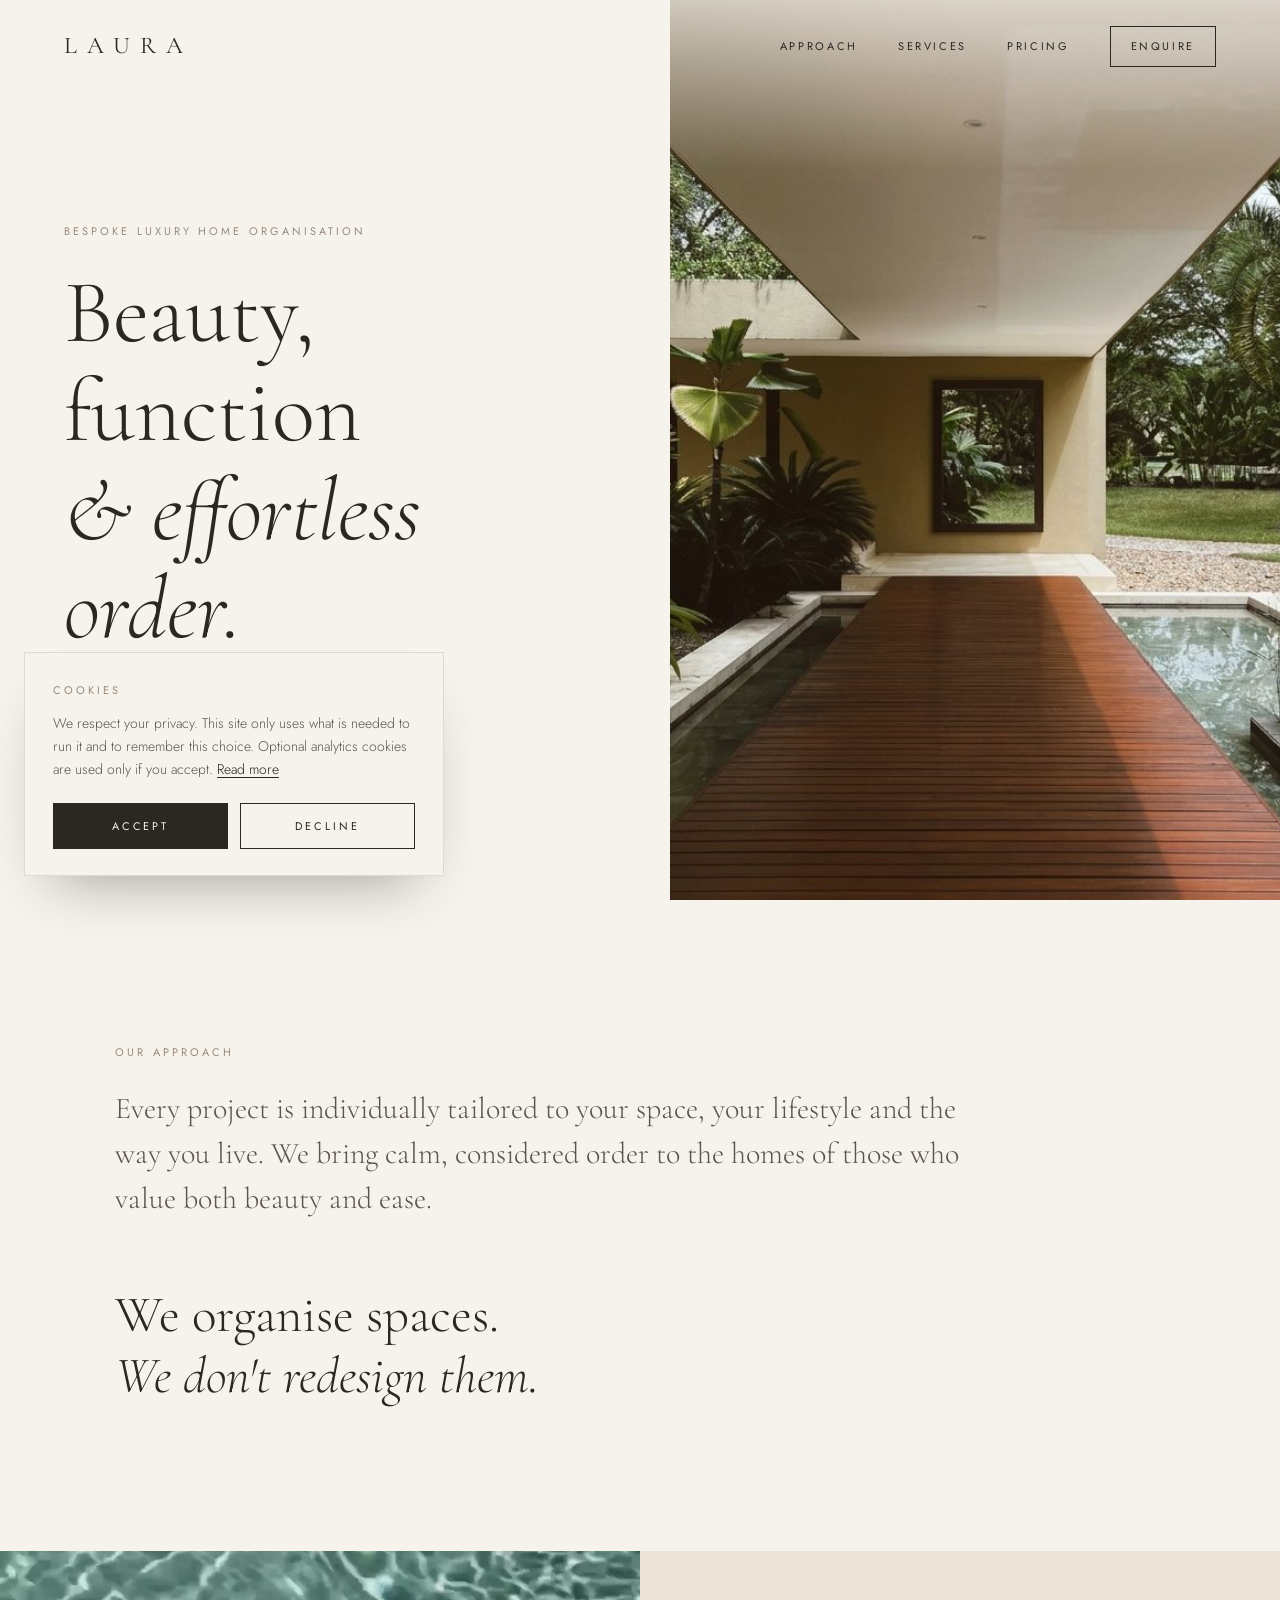
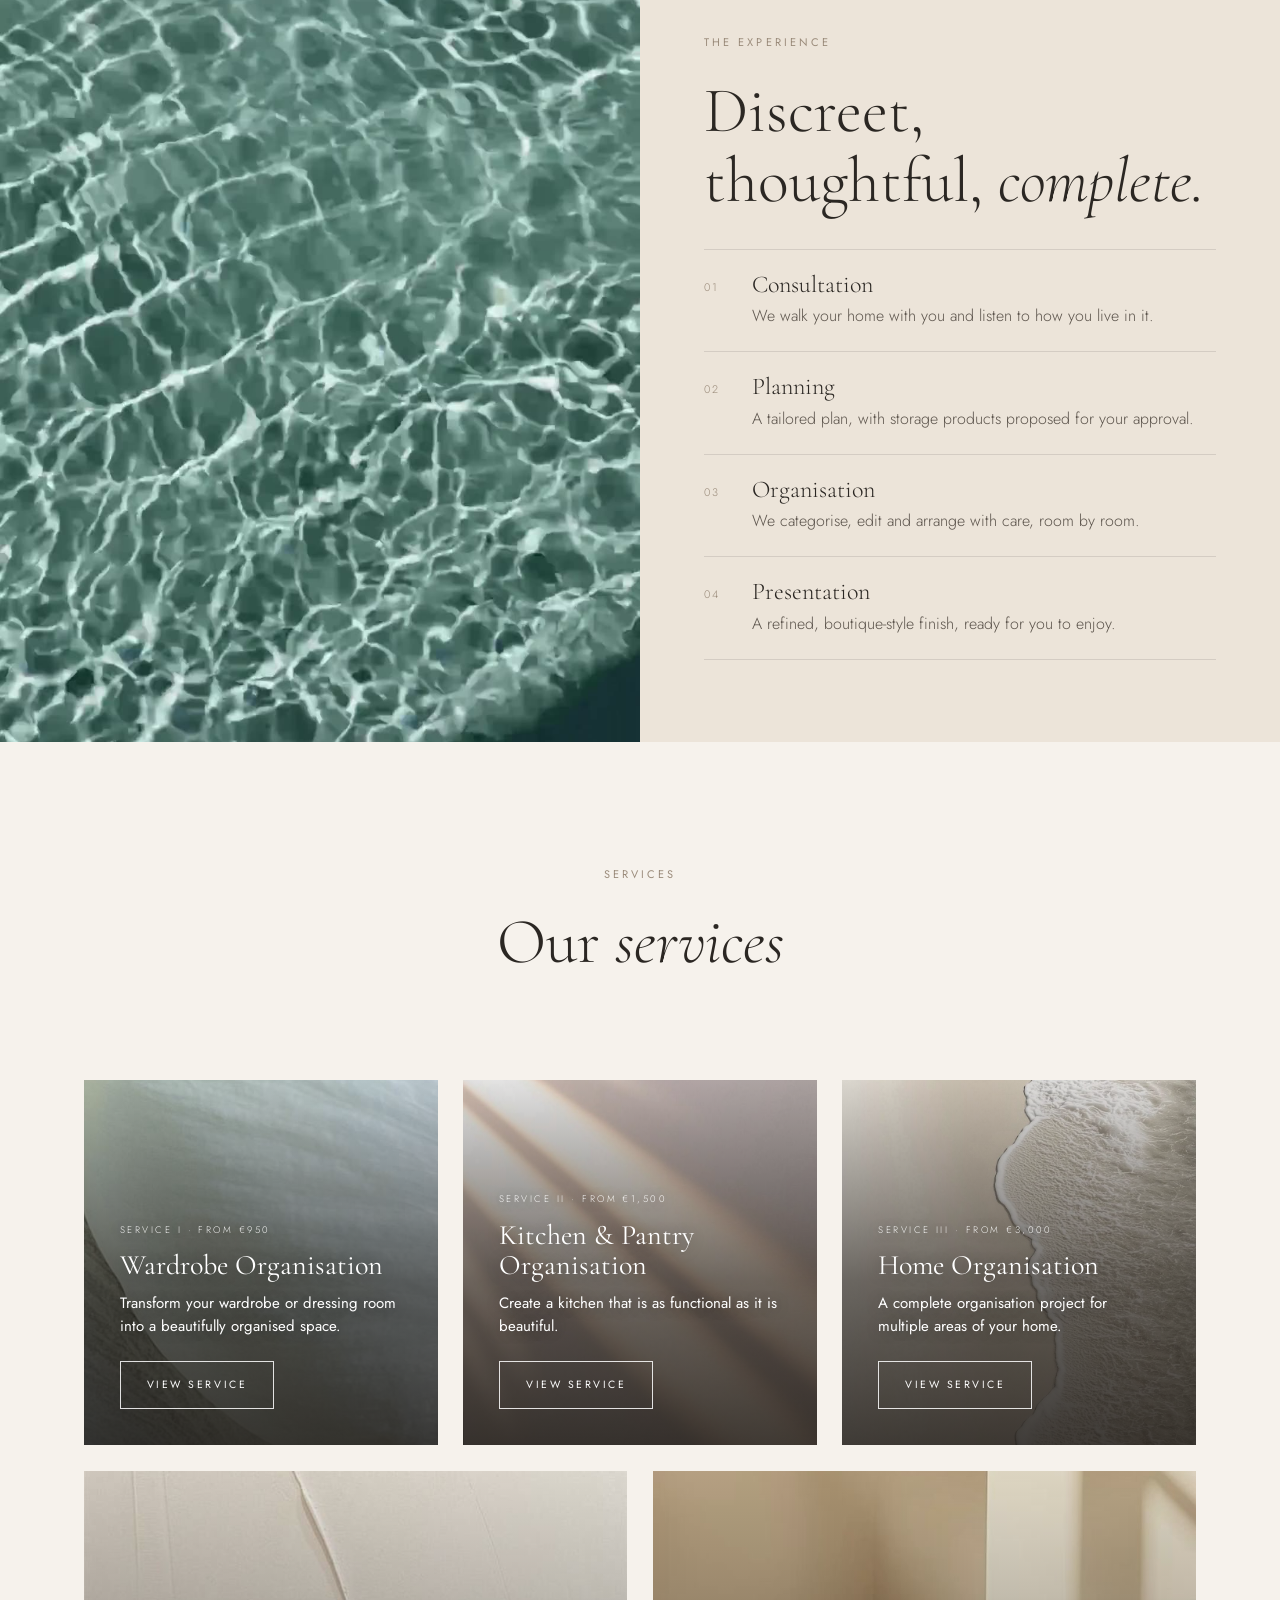
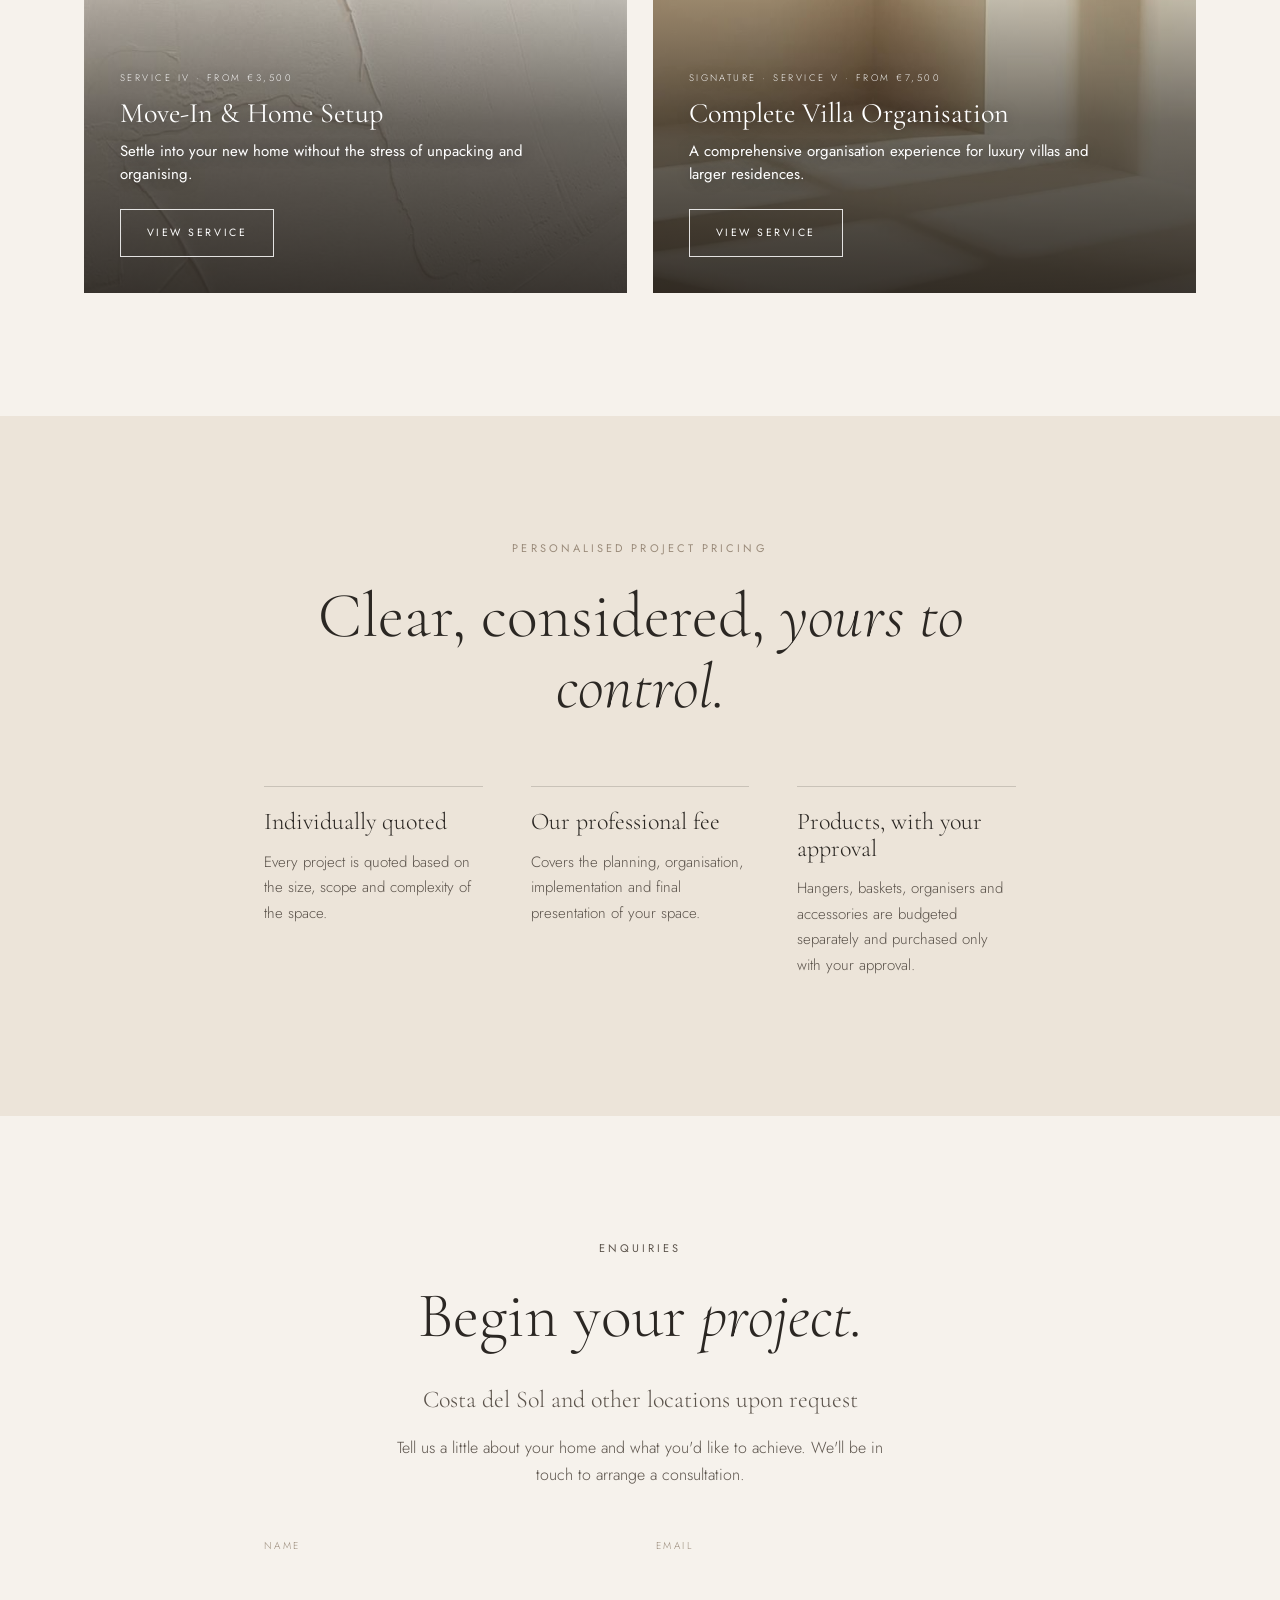
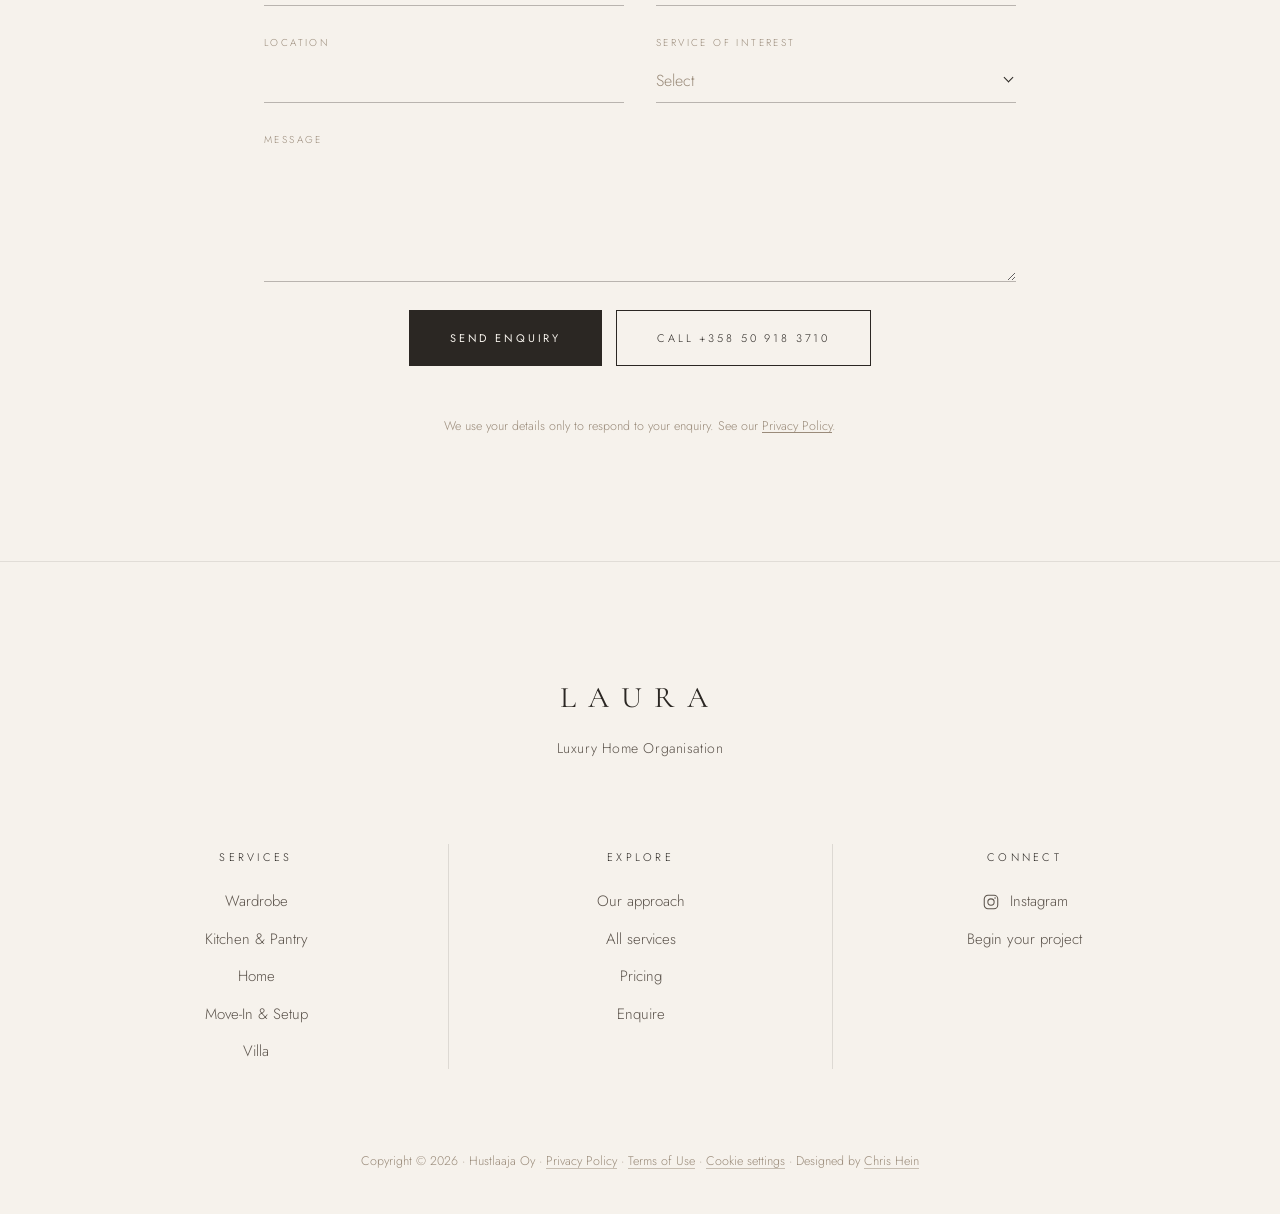
<file: index.html>
<!doctype html>
<html lang="en">
<head>
  <meta charset="utf-8">
  <meta name="viewport" content="width=device-width, initial-scale=1">
  <title>Laura — Luxury Home Organisation</title>
  <meta name="description" content="Bespoke luxury home organisation for wardrobes, kitchens, villas and new homes. We organise spaces. We don't redesign them.">
  <link rel="preload" href="/fonts/cormorant-garamond-latin-300-normal.woff2" as="font" type="font/woff2" crossorigin>
  <link rel="preload" href="/fonts/cormorant-garamond-latin-300-italic.woff2" as="font" type="font/woff2" crossorigin>
  <link rel="preload" href="/fonts/cormorant-garamond-latin-400-normal.woff2" as="font" type="font/woff2" crossorigin>
  <link rel="preload" href="/fonts/jost-latin-300-normal.woff2" as="font" type="font/woff2" crossorigin>
  <link rel="preload" href="/fonts/jost-latin-400-normal.woff2" as="font" type="font/woff2" crossorigin>
  <link rel="stylesheet" href="styles.css">
</head>
<body>

  <header class="nav" id="top">
    <a href="#top" class="brand" aria-label="Laura — home">LAURA</a>
    <button class="nav-toggle" aria-expanded="false" aria-controls="nav-links" aria-label="Open menu">
      <span></span><span></span>
    </button>
    <nav id="nav-links" class="nav-links">
      <a href="#approach">Approach</a>
      <a href="/services">Services</a>
      <a href="#pricing">Pricing</a>
      <a href="#contact" class="nav-cta" data-enquire>Enquire</a>
    </nav>
  </header>

  <main>
    <!-- HERO -->
    <section class="hero">
      <div class="hero-media img photo" style="background-image:url(images/villa-enhanced-web.jpg);background-position:center 70%" role="img" aria-label="Covered walkway of a tropical villa"></div>
      <div class="hero-text reveal">
        <p class="eyebrow">Bespoke Luxury Home Organisation</p>
        <h1>Beauty, function<br><em>&amp; effortless order.</em></h1>
        <a href="#contact" class="link-arrow" data-enquire>Begin your project</a>
      </div>
    </section>

    <!-- INTRO / PHILOSOPHY -->
    <section class="intro" id="approach">
      <div class="container narrow reveal">
        <p class="eyebrow">Our approach</p>
        <p class="lead">Every project is individually tailored to your space, your lifestyle and the way you live. We bring calm, considered order to the homes of those who value both beauty and ease.</p>
        <p class="statement">We organise spaces.<br><em>We don't redesign them.</em></p>
      </div>
    </section>

    <!-- SPLIT FEATURE -->
    <section class="split">
      <div class="split-media img photo reveal">
        <video class="media-video" src="images/water-loop.mp4?v=3" poster="images/water-loop-poster.jpg?v=3" autoplay muted loop playsinline preload="auto" aria-label="Light rippling across pool water"></video>
      </div>
      <div class="split-text reveal">
        <p class="eyebrow">The experience</p>
        <h2>Discreet, thoughtful, <em>complete.</em></h2>
        <ol class="steps">
          <li><span>01</span><div><h3>Consultation</h3><p>We walk your home with you and listen to how you live in it.</p></div></li>
          <li><span>02</span><div><h3>Planning</h3><p>A tailored plan, with storage products proposed for your approval.</p></div></li>
          <li><span>03</span><div><h3>Organisation</h3><p>We categorise, edit and arrange with care, room by room.</p></div></li>
          <li><span>04</span><div><h3>Presentation</h3><p>A refined, boutique-style finish, ready for you to enjoy.</p></div></li>
        </ol>
      </div>
    </section>

    <!-- SERVICES -->
    <section class="services" id="services">
      <div class="container">
        <header class="section-head reveal">
          <p class="eyebrow">Services</p>
          <h2>Our <em>services</em></h2>
        </header>

      <div class="svc-cards">
        <a class="svc-card card-top reveal" href="/services/wardrobe-organisation">
          <div class="card-bg" style="background-image:url(images/card-wardrobe.jpg);background-position:center" aria-hidden="true"></div>
          <div class="card-content">
            <p class="card-kicker">Service I · From €950</p>
            <h2 class="card-title">Wardrobe Organisation</h2>
            <p class="card-tagline">Transform your wardrobe or dressing room into a beautifully organised space.</p>
            <span class="card-btn">View service</span>
          </div>
        </a>
        <a class="svc-card card-top reveal" href="/services/kitchen-pantry-organisation">
          <div class="card-bg" style="background-image:url(images/card-move-in.jpg);background-position:center" aria-hidden="true"></div>
          <div class="card-content">
            <p class="card-kicker">Service II · From €1,500</p>
            <h2 class="card-title">Kitchen &amp; Pantry Organisation</h2>
            <p class="card-tagline">Create a kitchen that is as functional as it is beautiful.</p>
            <span class="card-btn">View service</span>
          </div>
        </a>
        <a class="svc-card card-top reveal" href="/services/home-organisation">
          <div class="card-bg" style="background-image:url(images/card-villa.jpg);background-position:center" aria-hidden="true"></div>
          <div class="card-content">
            <p class="card-kicker">Service III · From €3,000</p>
            <h2 class="card-title">Home Organisation</h2>
            <p class="card-tagline">A complete organisation project for multiple areas of your home.</p>
            <span class="card-btn">View service</span>
          </div>
        </a>
        <a class="svc-card card-bottom reveal" href="/services/move-in-home-setup">
          <div class="card-bg" style="background-image:url(images/card-plaster.jpg);background-position:center" aria-hidden="true"></div>
          <div class="card-content">
            <p class="card-kicker">Service IV · From €3,500</p>
            <h2 class="card-title">Move-In &amp; Home Setup</h2>
            <p class="card-tagline">Settle into your new home without the stress of unpacking and organising.</p>
            <span class="card-btn">View service</span>
          </div>
        </a>
        <a class="svc-card card-bottom reveal" href="/services/villa-organisation">
          <div class="card-bg" style="background-image:url(images/card-home.jpg);background-position:center 60%" aria-hidden="true"></div>
          <div class="card-content">
            <p class="card-kicker">Signature · Service V · From €7,500</p>
            <h2 class="card-title">Complete Villa Organisation</h2>
            <p class="card-tagline">A comprehensive organisation experience for luxury villas and larger residences.</p>
            <span class="card-btn">View service</span>
          </div>
        </a>
      </div>
      </div>
    </section>

    <!-- PRICING -->
    <section class="pricing" id="pricing">
      <div class="container narrow reveal">
        <p class="eyebrow">Personalised project pricing</p>
        <h2>Clear, considered, <em>yours to control.</em></h2>
        <div class="pricing-grid">
          <div>
            <h3>Individually quoted</h3>
            <p>Every project is quoted based on the size, scope and complexity of the space.</p>
          </div>
          <div>
            <h3>Our professional fee</h3>
            <p>Covers the planning, organisation, implementation and final presentation of your space.</p>
          </div>
          <div>
            <h3>Products, with your approval</h3>
            <p>Hangers, baskets, organisers and accessories are budgeted separately and purchased only with your approval.</p>
          </div>
        </div>
      </div>
    </section>

    <!-- CONTACT -->
    <section class="contact" id="contact">
      <div class="contact-body reveal">
        <p class="eyebrow">Enquiries</p>
        <h2>Begin your <em>project.</em></h2>
        <p class="service-area">Costa del Sol and other locations upon request</p>
        <p>Tell us a little about your home and what you'd like to achieve. We'll be in touch to arrange a consultation.</p>
        <form class="form" action="#" method="post">
          <label><span>Name</span><input type="text" name="name" required autocomplete="name"></label>
          <label><span>Email</span><input type="email" name="email" required autocomplete="email"></label>
          <label><span>Location</span><input type="text" name="location"></label>
          <label><span>Service of interest</span>
            <select name="service">
              <option value="">Select</option>
              <option value="wardrobe-organisation">Wardrobe Organisation</option>
              <option value="kitchen-pantry-organisation">Kitchen &amp; Pantry Organisation</option>
              <option value="home-organisation">Home Organisation</option>
              <option value="move-in-home-setup">Move-In &amp; Home Setup</option>
              <option value="villa-organisation">Complete Villa Organisation</option>
              <option>Not sure yet</option>
            </select>
          </label>
          <label class="full"><span>Message</span><textarea name="message" rows="4"></textarea></label>
          <div class="form-actions">
            <button type="submit" class="btn">Send enquiry</button>
            <a class="btn btn-outline" href="tel:+358509183710">Call +358 50 918 3710</a>
          </div>
          <p class="form-note" role="status" aria-live="polite"></p>
          <p class="form-privacy">We use your details only to respond to your enquiry. See our <a href="/privacy">Privacy Policy</a>.</p>
        </form>
      </div>
    </section>
  </main>

  <footer class="footer">
    <div class="footer-top">
      <a href="/" class="brand footer-logo" aria-label="Laura — home">LAURA</a>
      <p class="footer-tagline">Luxury Home Organisation</p>
    </div>
    <div class="footer-cols">
      <div class="footer-col">
        <p class="footer-heading">Services</p>
        <a href="/services/wardrobe-organisation">Wardrobe</a>
        <a href="/services/kitchen-pantry-organisation">Kitchen &amp; Pantry</a>
        <a href="/services/home-organisation">Home</a>
        <a href="/services/move-in-home-setup">Move-In &amp; Setup</a>
        <a href="/services/villa-organisation">Villa</a>
      </div>
      <div class="footer-col">
        <p class="footer-heading">Explore</p>
        <a href="/#approach">Our approach</a>
        <a href="/services">All services</a>
        <a href="/#pricing">Pricing</a>
        <a href="/#contact" data-enquire>Enquire</a>
      </div>
      <div class="footer-col">
        <p class="footer-heading">Connect</p>
        <a href="#" class="footer-social"><svg viewBox="0 0 24 24" aria-hidden="true"><rect x="3" y="3" width="18" height="18" rx="5"/><circle cx="12" cy="12" r="4.2"/><circle cx="17.4" cy="6.6" r="1"/></svg><span>Instagram</span></a>
        <a href="/#contact" data-enquire>Begin your project</a>
      </div>
    </div>
    <p class="footer-bottom">Copyright © <span id="year"></span> · Hustlaaja Oy · <a href="/privacy">Privacy Policy</a> · <a href="/terms">Terms of Use</a> · <a href="#" data-cookie-settings>Cookie settings</a> · Designed by <a href="https://www.instagram.com/thechrishein/" target="_blank" rel="noopener">Chris Hein</a></p>
  </footer>

  <script src="script.js"></script>
</body>
</html>
</file>
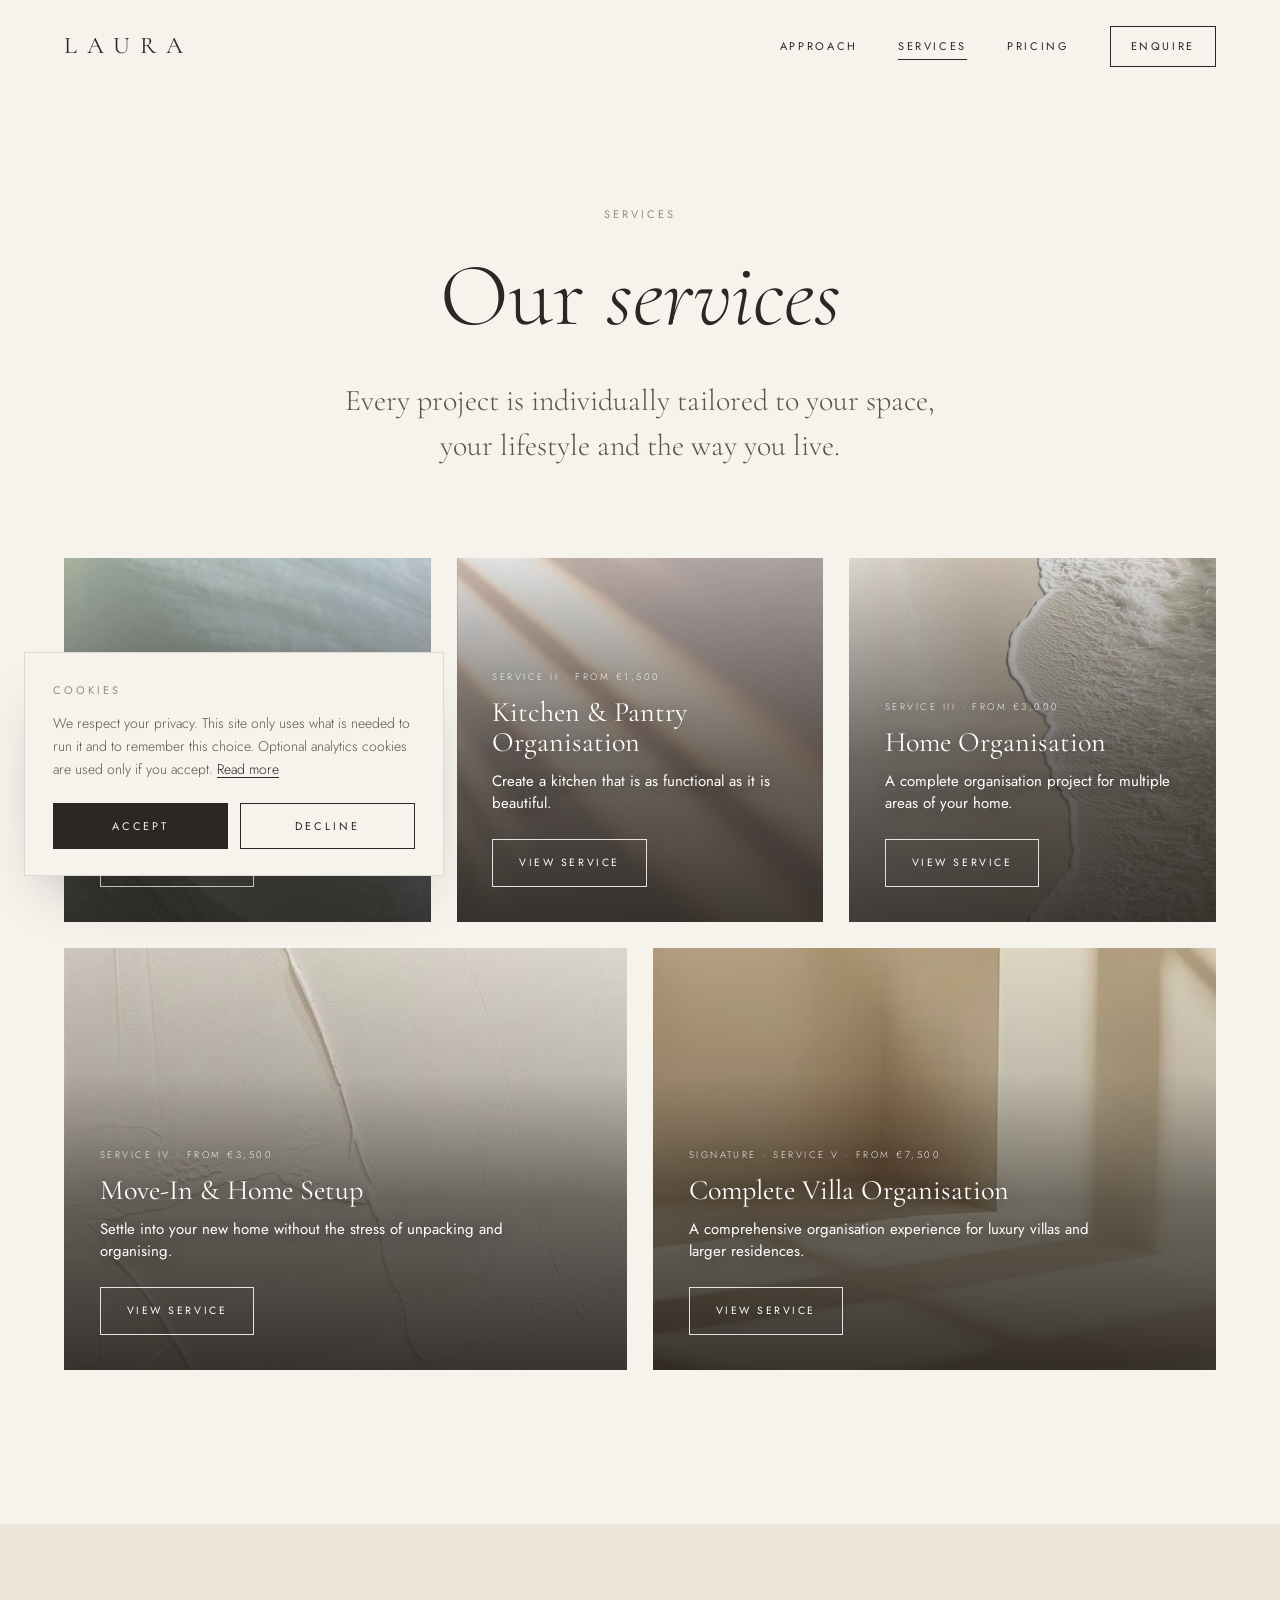
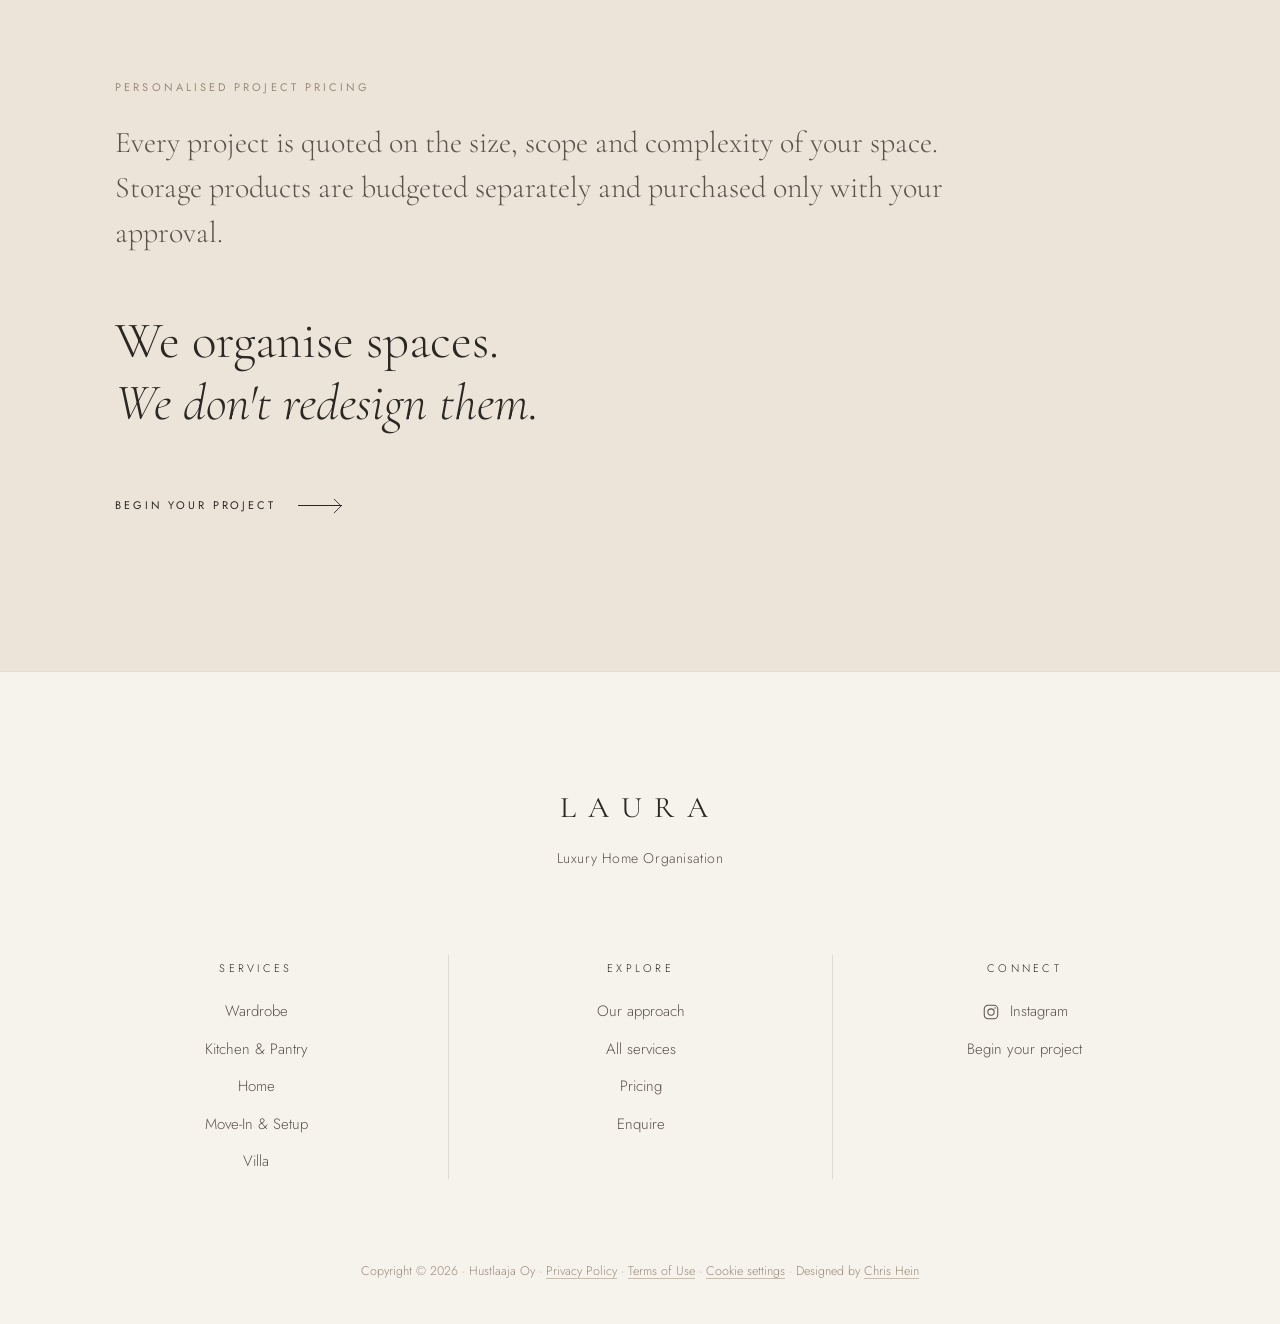
<file: services/index.html>
<!doctype html>
<html lang="en">
<head>
  <meta charset="utf-8">
  <meta name="viewport" content="width=device-width, initial-scale=1">
  <title>Services — Laura</title>
  <meta name="description" content="Bespoke luxury home organisation services: wardrobes, kitchens and pantries, whole homes, move-ins and villas.">
  <link rel="preload" href="/fonts/cormorant-garamond-latin-300-normal.woff2" as="font" type="font/woff2" crossorigin>
  <link rel="preload" href="/fonts/cormorant-garamond-latin-300-italic.woff2" as="font" type="font/woff2" crossorigin>
  <link rel="preload" href="/fonts/cormorant-garamond-latin-400-normal.woff2" as="font" type="font/woff2" crossorigin>
  <link rel="preload" href="/fonts/jost-latin-300-normal.woff2" as="font" type="font/woff2" crossorigin>
  <link rel="preload" href="/fonts/jost-latin-400-normal.woff2" as="font" type="font/woff2" crossorigin>
  <link rel="stylesheet" href="../styles.css">
</head>
<body>

  <header class="nav" >
    <a href="/" class="brand" aria-label="Laura — home">LAURA</a>
    <button class="nav-toggle" aria-expanded="false" aria-controls="nav-links" aria-label="Open menu">
      <span></span><span></span>
    </button>
    <nav id="nav-links" class="nav-links">
      <a href="/#approach">Approach</a>
      <a href="/services" aria-current="page">Services</a>
      <a href="/#pricing">Pricing</a>
      <a href="/#contact" class="nav-cta" data-enquire>Enquire</a>
    </nav>
  </header>

  <main>
    <section class="page-head">
      <div class="container narrow reveal">
        <p class="eyebrow">Services</p>
        <h1>Our <em>services</em></h1>
        <p class="lead">Every project is individually tailored to your space, your lifestyle and the way you live.</p>
      </div>
    </section>

    <section class="svc-cards-section">
      <div class="container svc-cards">
        <a class="svc-card card-top reveal" href="/services/wardrobe-organisation">
          <div class="card-bg" style="background-image:url(../images/card-wardrobe.jpg);background-position:center" aria-hidden="true"></div>
          <div class="card-content">
            <p class="card-kicker">Service I · From €950</p>
            <h2 class="card-title">Wardrobe Organisation</h2>
            <p class="card-tagline">Transform your wardrobe or dressing room into a beautifully organised space.</p>
            <span class="card-btn">View service</span>
          </div>
        </a>
        <a class="svc-card card-top reveal" href="/services/kitchen-pantry-organisation">
          <div class="card-bg" style="background-image:url(../images/card-move-in.jpg);background-position:center" aria-hidden="true"></div>
          <div class="card-content">
            <p class="card-kicker">Service II · From €1,500</p>
            <h2 class="card-title">Kitchen &amp; Pantry Organisation</h2>
            <p class="card-tagline">Create a kitchen that is as functional as it is beautiful.</p>
            <span class="card-btn">View service</span>
          </div>
        </a>
        <a class="svc-card card-top reveal" href="/services/home-organisation">
          <div class="card-bg" style="background-image:url(../images/card-villa.jpg);background-position:center" aria-hidden="true"></div>
          <div class="card-content">
            <p class="card-kicker">Service III · From €3,000</p>
            <h2 class="card-title">Home Organisation</h2>
            <p class="card-tagline">A complete organisation project for multiple areas of your home.</p>
            <span class="card-btn">View service</span>
          </div>
        </a>
        <a class="svc-card card-bottom reveal" href="/services/move-in-home-setup">
          <div class="card-bg" style="background-image:url(../images/card-plaster.jpg);background-position:center" aria-hidden="true"></div>
          <div class="card-content">
            <p class="card-kicker">Service IV · From €3,500</p>
            <h2 class="card-title">Move-In &amp; Home Setup</h2>
            <p class="card-tagline">Settle into your new home without the stress of unpacking and organising.</p>
            <span class="card-btn">View service</span>
          </div>
        </a>
        <a class="svc-card card-bottom reveal" href="/services/villa-organisation">
          <div class="card-bg" style="background-image:url(../images/card-home.jpg);background-position:center 60%" aria-hidden="true"></div>
          <div class="card-content">
            <p class="card-kicker">Signature · Service V · From €7,500</p>
            <h2 class="card-title">Complete Villa Organisation</h2>
            <p class="card-tagline">A comprehensive organisation experience for luxury villas and larger residences.</p>
            <span class="card-btn">View service</span>
          </div>
        </a>
      </div>
    </section>

    <section class="svc-pricing">
      <div class="container narrow reveal">
        <p class="eyebrow">Personalised project pricing</p>
        <p class="lead">Every project is quoted on the size, scope and complexity of your space. Storage products are budgeted separately and purchased only with your approval.</p>
        <p class="statement">We organise spaces.<br><em>We don't redesign them.</em></p>
        <a class="btn-link" data-enquire href="/#contact">Begin your project <span class="arrow" aria-hidden="true"><span class="arrow-line"></span><svg viewBox="0 0 10 18"><path d="M1 1l8 8-8 8"/></svg></span></a>
      </div>
    </section>
  </main>

  <footer class="footer">
    <div class="footer-top">
      <a href="/" class="brand footer-logo" aria-label="Laura — home">LAURA</a>
      <p class="footer-tagline">Luxury Home Organisation</p>
    </div>
    <div class="footer-cols">
      <div class="footer-col">
        <p class="footer-heading">Services</p>
        <a href="/services/wardrobe-organisation">Wardrobe</a>
        <a href="/services/kitchen-pantry-organisation">Kitchen &amp; Pantry</a>
        <a href="/services/home-organisation">Home</a>
        <a href="/services/move-in-home-setup">Move-In &amp; Setup</a>
        <a href="/services/villa-organisation">Villa</a>
      </div>
      <div class="footer-col">
        <p class="footer-heading">Explore</p>
        <a href="/#approach">Our approach</a>
        <a href="/services">All services</a>
        <a href="/#pricing">Pricing</a>
        <a href="/#contact" data-enquire>Enquire</a>
      </div>
      <div class="footer-col">
        <p class="footer-heading">Connect</p>
        <a href="#" class="footer-social"><svg viewBox="0 0 24 24" aria-hidden="true"><rect x="3" y="3" width="18" height="18" rx="5"/><circle cx="12" cy="12" r="4.2"/><circle cx="17.4" cy="6.6" r="1"/></svg><span>Instagram</span></a>
        <a href="/#contact" data-enquire>Begin your project</a>
      </div>
    </div>
    <p class="footer-bottom">Copyright © <span id="year"></span> · Hustlaaja Oy · <a href="/privacy">Privacy Policy</a> · <a href="/terms">Terms of Use</a> · <a href="#" data-cookie-settings>Cookie settings</a> · Designed by <a href="https://www.instagram.com/thechrishein/" target="_blank" rel="noopener">Chris Hein</a></p>
  </footer>

  <script src="../script.js"></script>
</body>
</html>
</file>
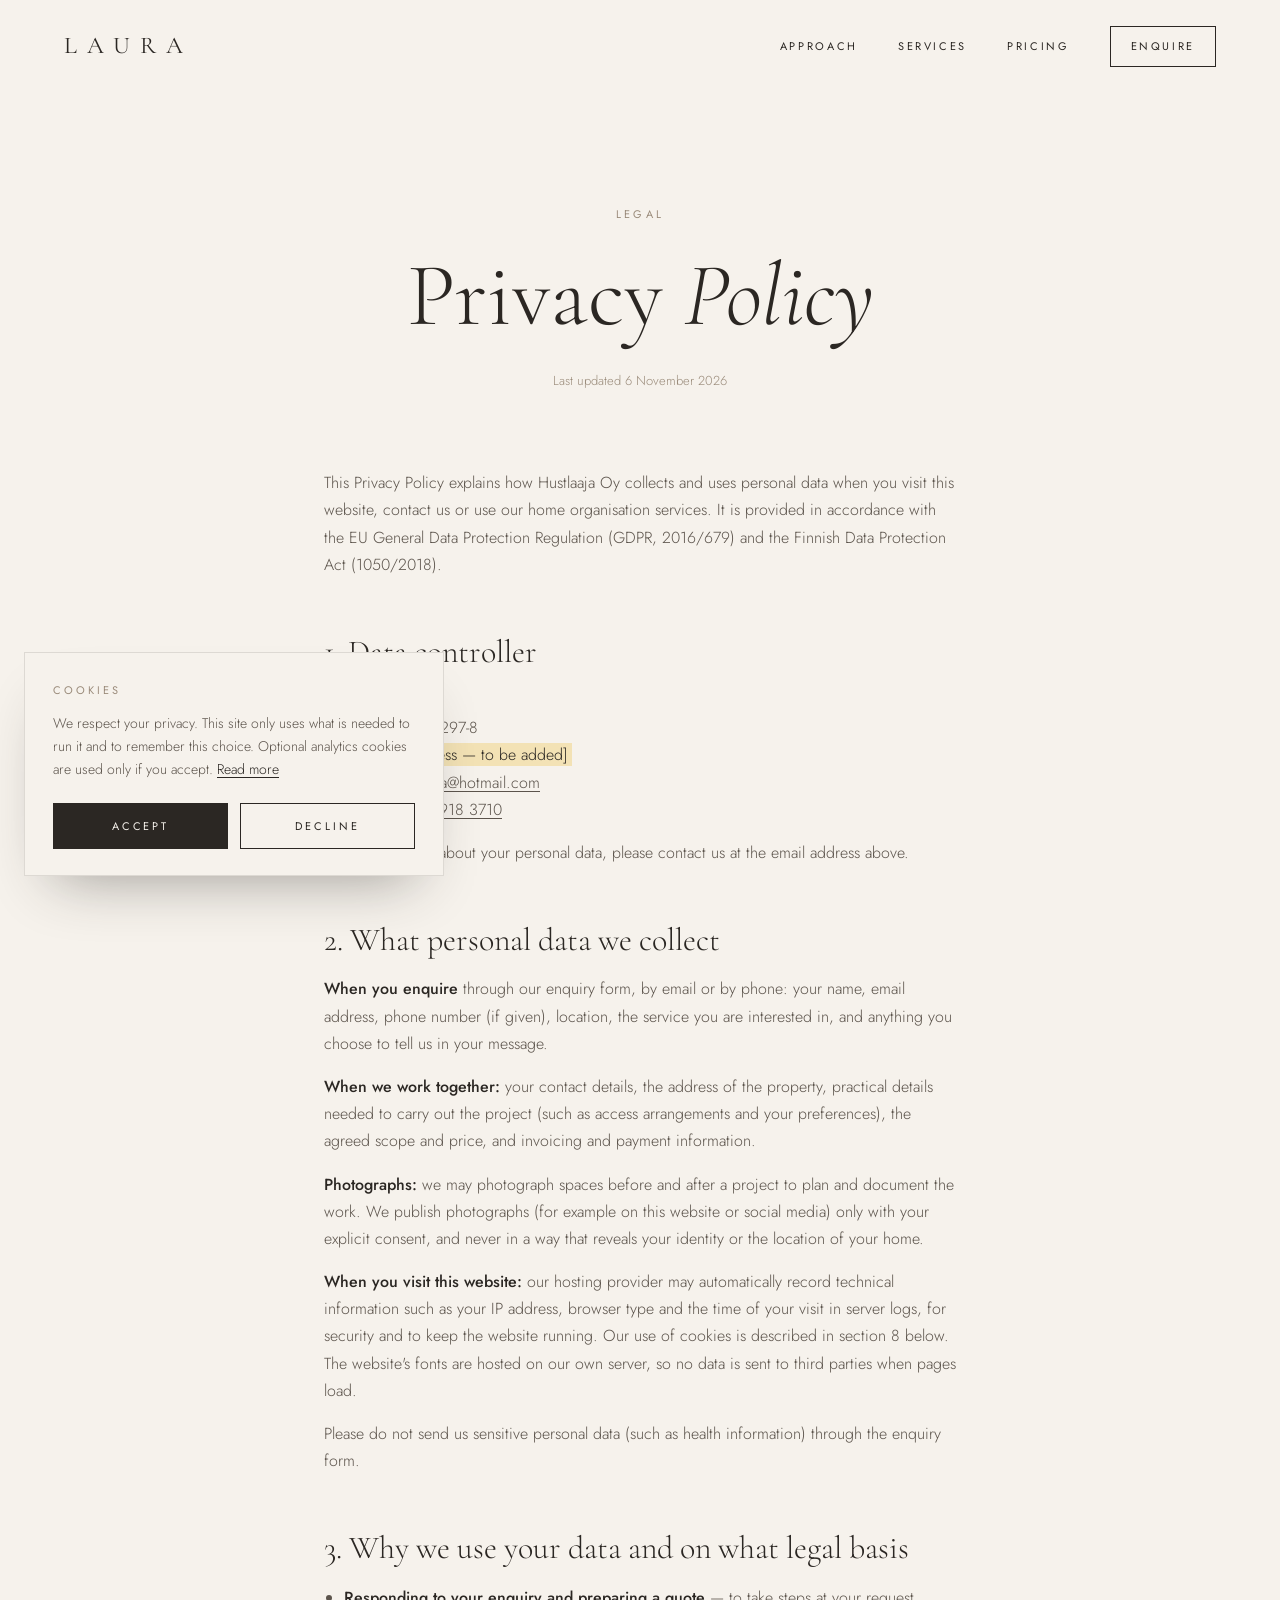
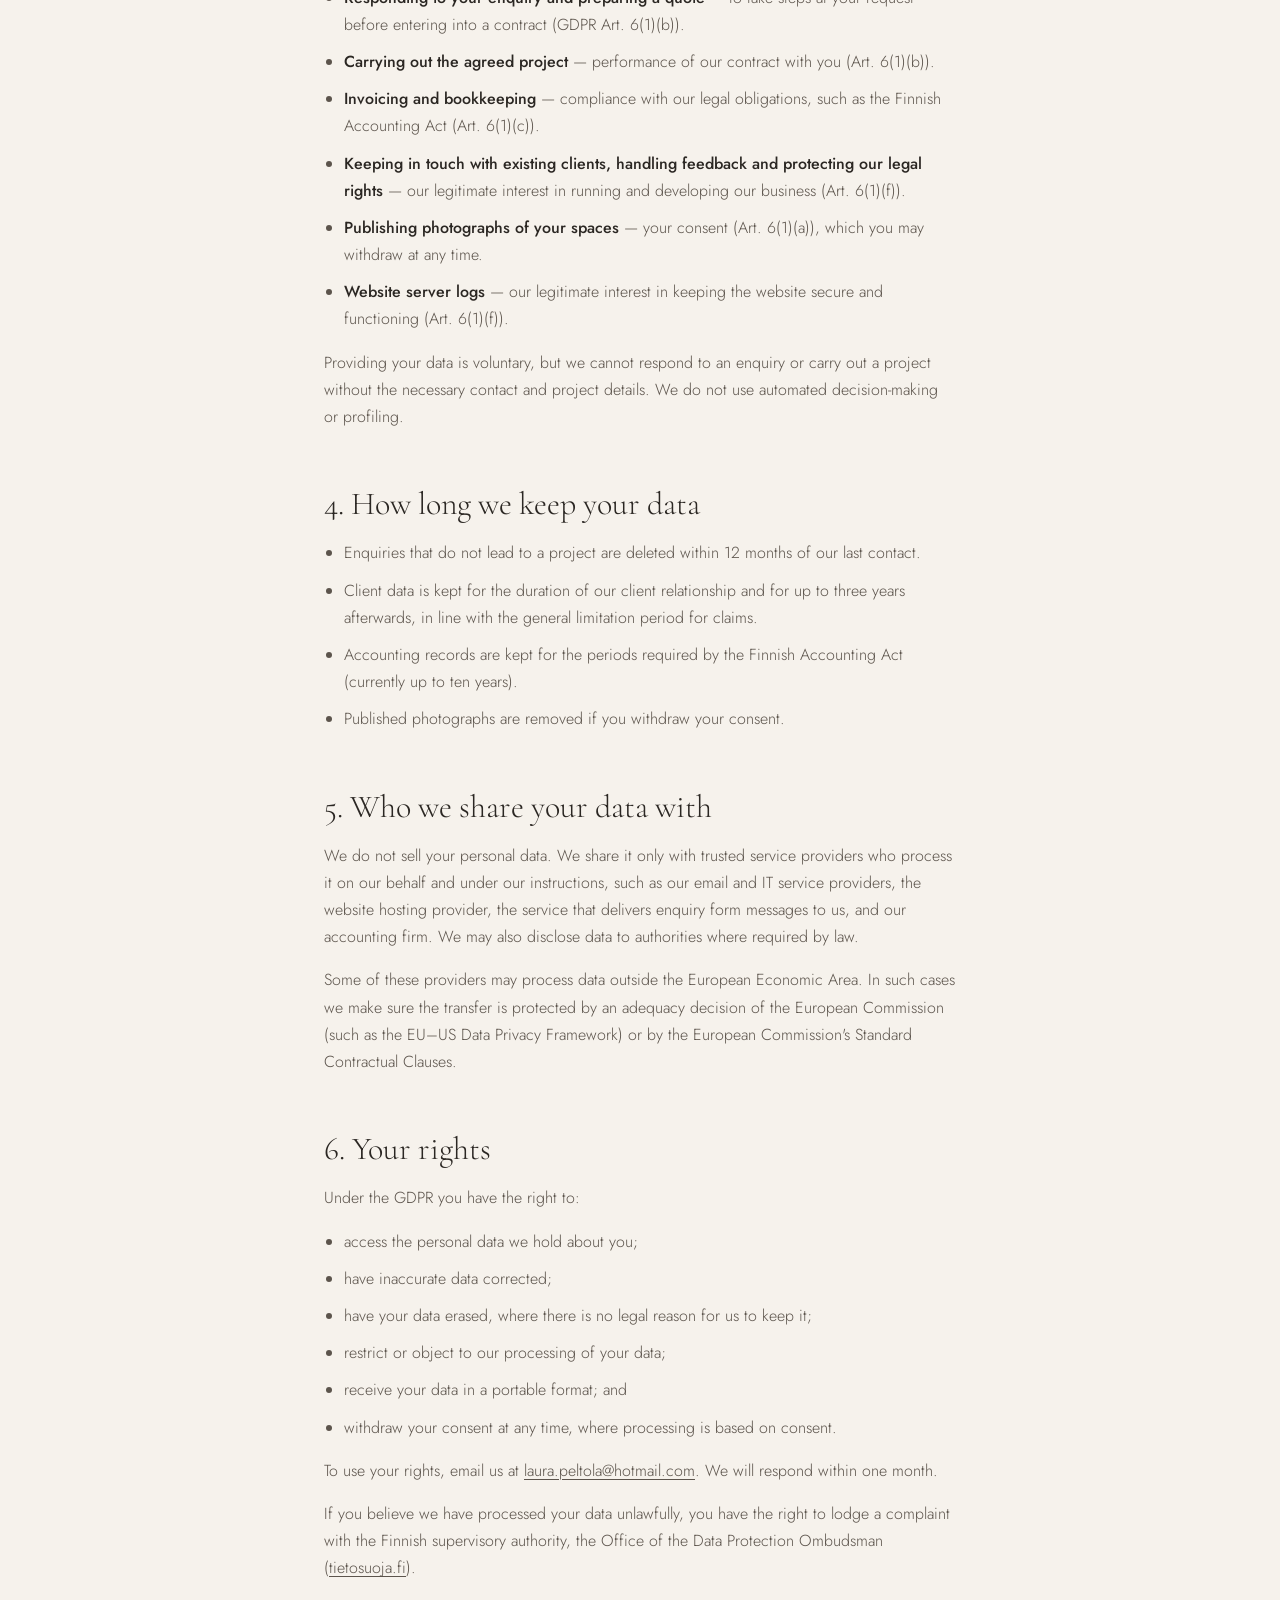
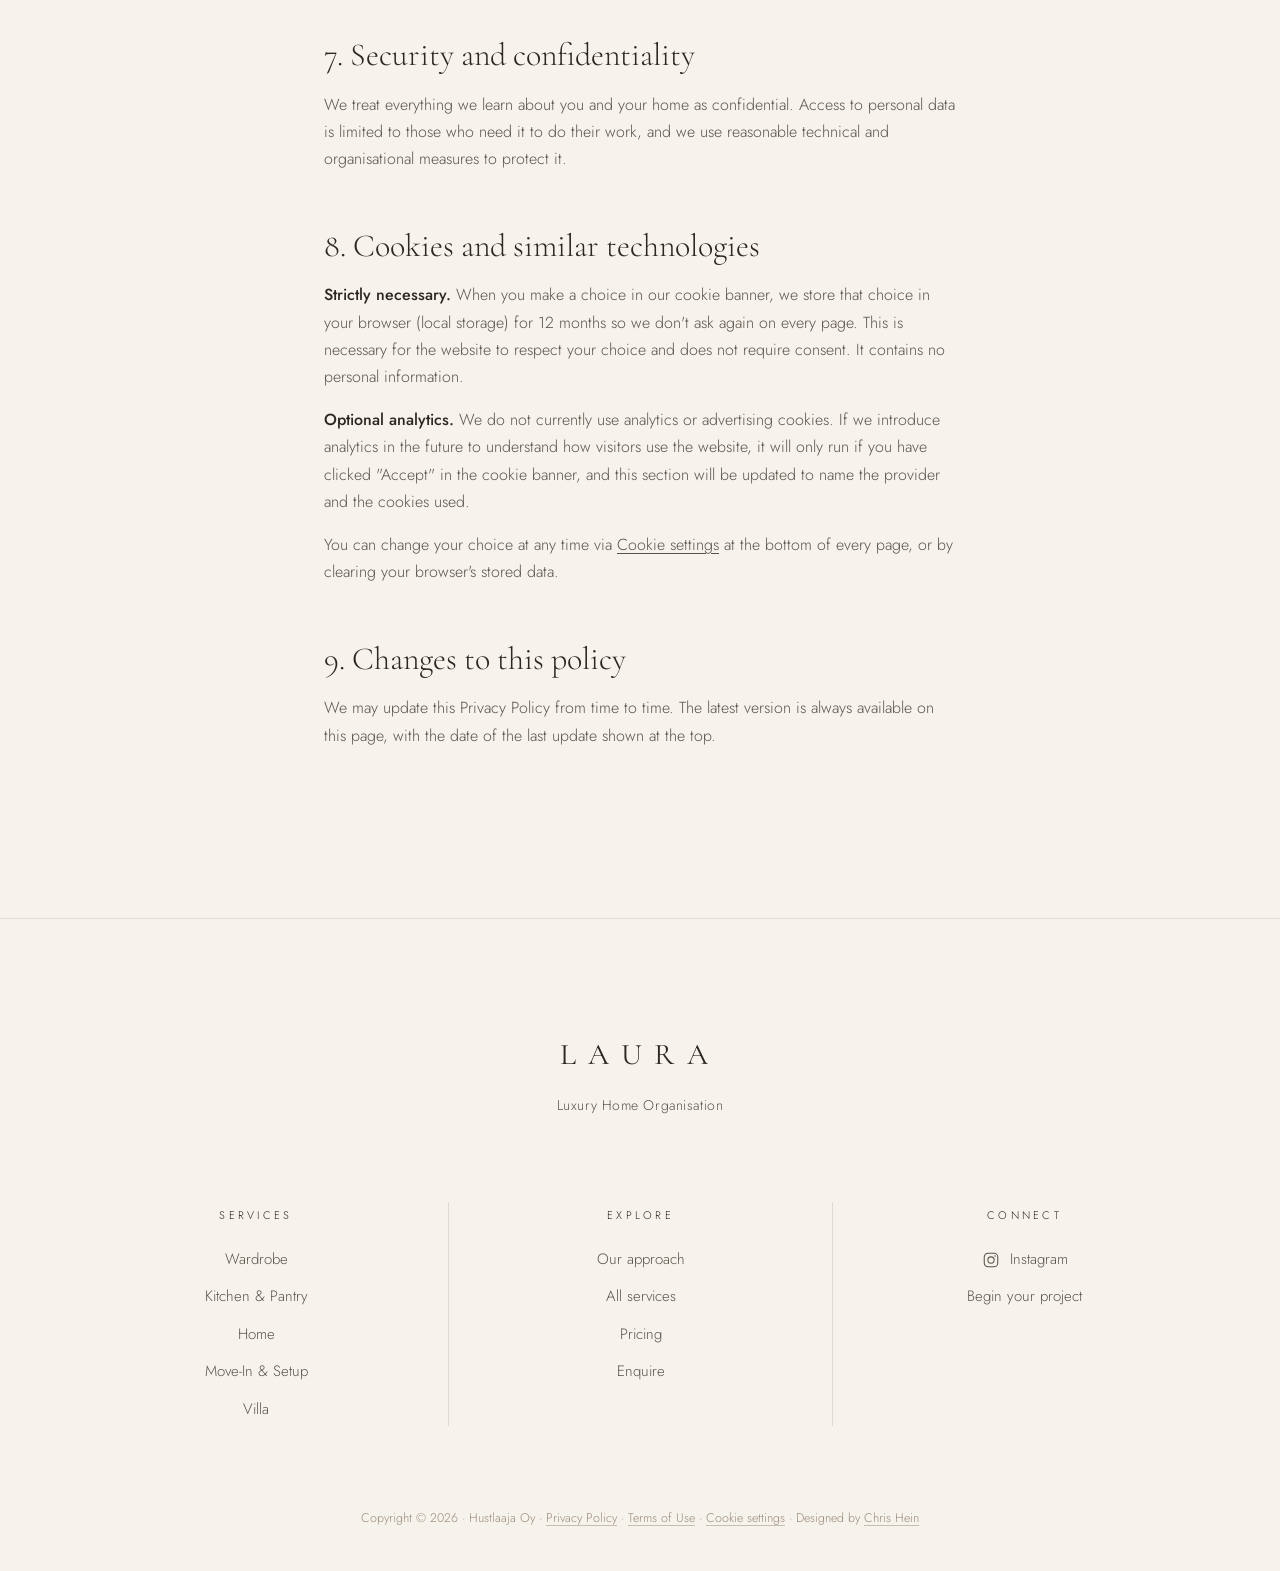
<file: privacy.html>
<!doctype html>
<html lang="en">
<head>
  <meta charset="utf-8">
  <meta name="viewport" content="width=device-width, initial-scale=1">
  <title>Privacy Policy — Laura</title>
  <meta name="description" content="How Hustlaaja Oy collects and uses personal data.">
  <link rel="preload" href="/fonts/cormorant-garamond-latin-300-normal.woff2" as="font" type="font/woff2" crossorigin>
  <link rel="preload" href="/fonts/cormorant-garamond-latin-300-italic.woff2" as="font" type="font/woff2" crossorigin>
  <link rel="preload" href="/fonts/cormorant-garamond-latin-400-normal.woff2" as="font" type="font/woff2" crossorigin>
  <link rel="preload" href="/fonts/jost-latin-300-normal.woff2" as="font" type="font/woff2" crossorigin>
  <link rel="preload" href="/fonts/jost-latin-400-normal.woff2" as="font" type="font/woff2" crossorigin>
  <link rel="stylesheet" href="styles.css">
</head>
<body>

  <header class="nav">
    <a href="/" class="brand" aria-label="Laura — home">LAURA</a>
    <button class="nav-toggle" aria-expanded="false" aria-controls="nav-links" aria-label="Open menu">
      <span></span><span></span>
    </button>
    <nav id="nav-links" class="nav-links">
      <a href="/#approach">Approach</a>
      <a href="/services">Services</a>
      <a href="/#pricing">Pricing</a>
      <a href="/#contact" class="nav-cta" data-enquire>Enquire</a>
    </nav>
  </header>

  <main>
    <section class="page-head legal-head">
      <div class="container narrow">
        <p class="eyebrow">Legal</p>
        <h1>Privacy <em>Policy</em></h1>
        <p class="legal-updated">Last updated 6 November 2026</p>
      </div>
    </section>

    <section class="legal">
      <div class="container narrow legal-body">

        <p>This Privacy Policy explains how Hustlaaja Oy collects and uses personal data when you visit this website, contact us or use our home organisation services. It is provided in accordance with the EU General Data Protection Regulation (GDPR, 2016/679) and the Finnish Data Protection Act (1050/2018).</p>

        <h2>1. Data controller</h2>
        <p>Hustlaaja Oy<br>Business ID 3484297-8<br><span class="todo">[Registered address — to be added]</span><br>Email: <a href="mailto:laura.peltola@hotmail.com">laura.peltola@hotmail.com</a><br>Phone: <a href="tel:+358509183710">+358 50 918 3710</a></p>
        <p>For any question about your personal data, please contact us at the email address above.</p>

        <h2>2. What personal data we collect</h2>
        <p><strong>When you enquire</strong> through our enquiry form, by email or by phone: your name, email address, phone number (if given), location, the service you are interested in, and anything you choose to tell us in your message.</p>
        <p><strong>When we work together:</strong> your contact details, the address of the property, practical details needed to carry out the project (such as access arrangements and your preferences), the agreed scope and price, and invoicing and payment information.</p>
        <p><strong>Photographs:</strong> we may photograph spaces before and after a project to plan and document the work. We publish photographs (for example on this website or social media) only with your explicit consent, and never in a way that reveals your identity or the location of your home.</p>
        <p><strong>When you visit this website:</strong> our hosting provider may automatically record technical information such as your IP address, browser type and the time of your visit in server logs, for security and to keep the website running. Our use of cookies is described in section 8 below. The website's fonts are hosted on our own server, so no data is sent to third parties when pages load.</p>
        <p>Please do not send us sensitive personal data (such as health information) through the enquiry form.</p>

        <h2>3. Why we use your data and on what legal basis</h2>
        <ul>
          <li><strong>Responding to your enquiry and preparing a quote</strong> — to take steps at your request before entering into a contract (GDPR Art. 6(1)(b)).</li>
          <li><strong>Carrying out the agreed project</strong> — performance of our contract with you (Art. 6(1)(b)).</li>
          <li><strong>Invoicing and bookkeeping</strong> — compliance with our legal obligations, such as the Finnish Accounting Act (Art. 6(1)(c)).</li>
          <li><strong>Keeping in touch with existing clients, handling feedback and protecting our legal rights</strong> — our legitimate interest in running and developing our business (Art. 6(1)(f)).</li>
          <li><strong>Publishing photographs of your spaces</strong> — your consent (Art. 6(1)(a)), which you may withdraw at any time.</li>
          <li><strong>Website server logs</strong> — our legitimate interest in keeping the website secure and functioning (Art. 6(1)(f)).</li>
        </ul>
        <p>Providing your data is voluntary, but we cannot respond to an enquiry or carry out a project without the necessary contact and project details. We do not use automated decision-making or profiling.</p>

        <h2>4. How long we keep your data</h2>
        <ul>
          <li>Enquiries that do not lead to a project are deleted within 12 months of our last contact.</li>
          <li>Client data is kept for the duration of our client relationship and for up to three years afterwards, in line with the general limitation period for claims.</li>
          <li>Accounting records are kept for the periods required by the Finnish Accounting Act (currently up to ten years).</li>
          <li>Published photographs are removed if you withdraw your consent.</li>
        </ul>

        <h2>5. Who we share your data with</h2>
        <p>We do not sell your personal data. We share it only with trusted service providers who process it on our behalf and under our instructions, such as our email and IT service providers, the website hosting provider, the service that delivers enquiry form messages to us, and our accounting firm. We may also disclose data to authorities where required by law.</p>
        <p>Some of these providers may process data outside the European Economic Area. In such cases we make sure the transfer is protected by an adequacy decision of the European Commission (such as the EU–US Data Privacy Framework) or by the European Commission's Standard Contractual Clauses.</p>

        <h2>6. Your rights</h2>
        <p>Under the GDPR you have the right to:</p>
        <ul>
          <li>access the personal data we hold about you;</li>
          <li>have inaccurate data corrected;</li>
          <li>have your data erased, where there is no legal reason for us to keep it;</li>
          <li>restrict or object to our processing of your data;</li>
          <li>receive your data in a portable format; and</li>
          <li>withdraw your consent at any time, where processing is based on consent.</li>
        </ul>
        <p>To use your rights, email us at <a href="mailto:laura.peltola@hotmail.com">laura.peltola@hotmail.com</a>. We will respond within one month.</p>
        <p>If you believe we have processed your data unlawfully, you have the right to lodge a complaint with the Finnish supervisory authority, the Office of the Data Protection Ombudsman (<a href="https://tietosuoja.fi/en" rel="noopener">tietosuoja.fi</a>).</p>

        <h2>7. Security and confidentiality</h2>
        <p>We treat everything we learn about you and your home as confidential. Access to personal data is limited to those who need it to do their work, and we use reasonable technical and organisational measures to protect it.</p>

        <h2 id="cookies">8. Cookies and similar technologies</h2>
        <p><strong>Strictly necessary.</strong> When you make a choice in our cookie banner, we store that choice in your browser (local storage) for 12 months so we don't ask again on every page. This is necessary for the website to respect your choice and does not require consent. It contains no personal information.</p>
        <p><strong>Optional analytics.</strong> We do not currently use analytics or advertising cookies. If we introduce analytics in the future to understand how visitors use the website, it will only run if you have clicked "Accept" in the cookie banner, and this section will be updated to name the provider and the cookies used.</p>
        <p>You can change your choice at any time via <a href="#" data-cookie-settings>Cookie settings</a> at the bottom of every page, or by clearing your browser's stored data.</p>

        <h2>9. Changes to this policy</h2>
        <p>We may update this Privacy Policy from time to time. The latest version is always available on this page, with the date of the last update shown at the top.</p>

      </div>
    </section>
  </main>

  <footer class="footer">
    <div class="footer-top">
      <a href="/" class="brand footer-logo" aria-label="Laura — home">LAURA</a>
      <p class="footer-tagline">Luxury Home Organisation</p>
    </div>
    <div class="footer-cols">
      <div class="footer-col">
        <p class="footer-heading">Services</p>
        <a href="/services/wardrobe-organisation">Wardrobe</a>
        <a href="/services/kitchen-pantry-organisation">Kitchen &amp; Pantry</a>
        <a href="/services/home-organisation">Home</a>
        <a href="/services/move-in-home-setup">Move-In &amp; Setup</a>
        <a href="/services/villa-organisation">Villa</a>
      </div>
      <div class="footer-col">
        <p class="footer-heading">Explore</p>
        <a href="/#approach">Our approach</a>
        <a href="/services">All services</a>
        <a href="/#pricing">Pricing</a>
        <a href="/#contact" data-enquire>Enquire</a>
      </div>
      <div class="footer-col">
        <p class="footer-heading">Connect</p>
        <a href="#" class="footer-social"><svg viewBox="0 0 24 24" aria-hidden="true"><rect x="3" y="3" width="18" height="18" rx="5"/><circle cx="12" cy="12" r="4.2"/><circle cx="17.4" cy="6.6" r="1"/></svg><span>Instagram</span></a>
        <a href="/#contact" data-enquire>Begin your project</a>
      </div>
    </div>
    <p class="footer-bottom">Copyright © <span id="year"></span> · Hustlaaja Oy · <a href="/privacy">Privacy Policy</a> · <a href="/terms">Terms of Use</a> · <a href="#" data-cookie-settings>Cookie settings</a> · Designed by <a href="https://www.instagram.com/thechrishein/" target="_blank" rel="noopener">Chris Hein</a></p>
  </footer>

  <script src="script.js"></script>
</body>
</html>
</file>
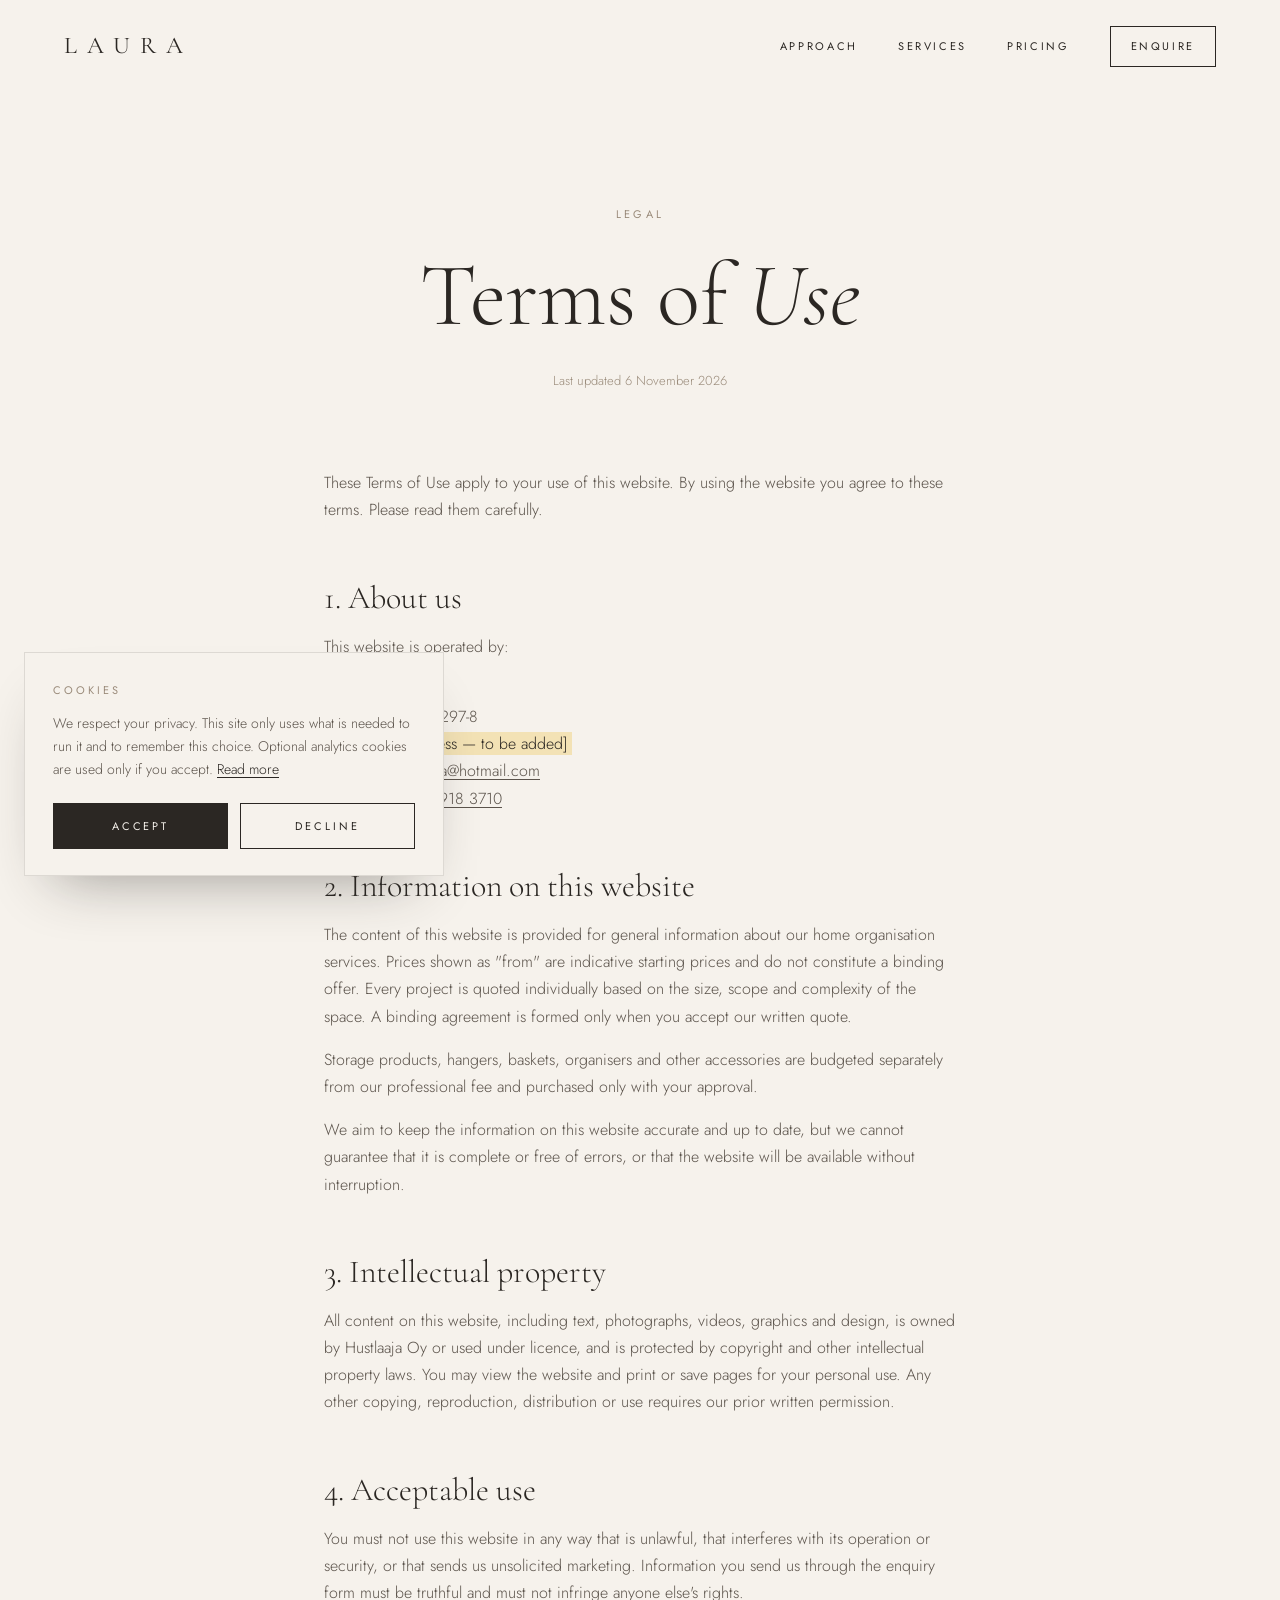
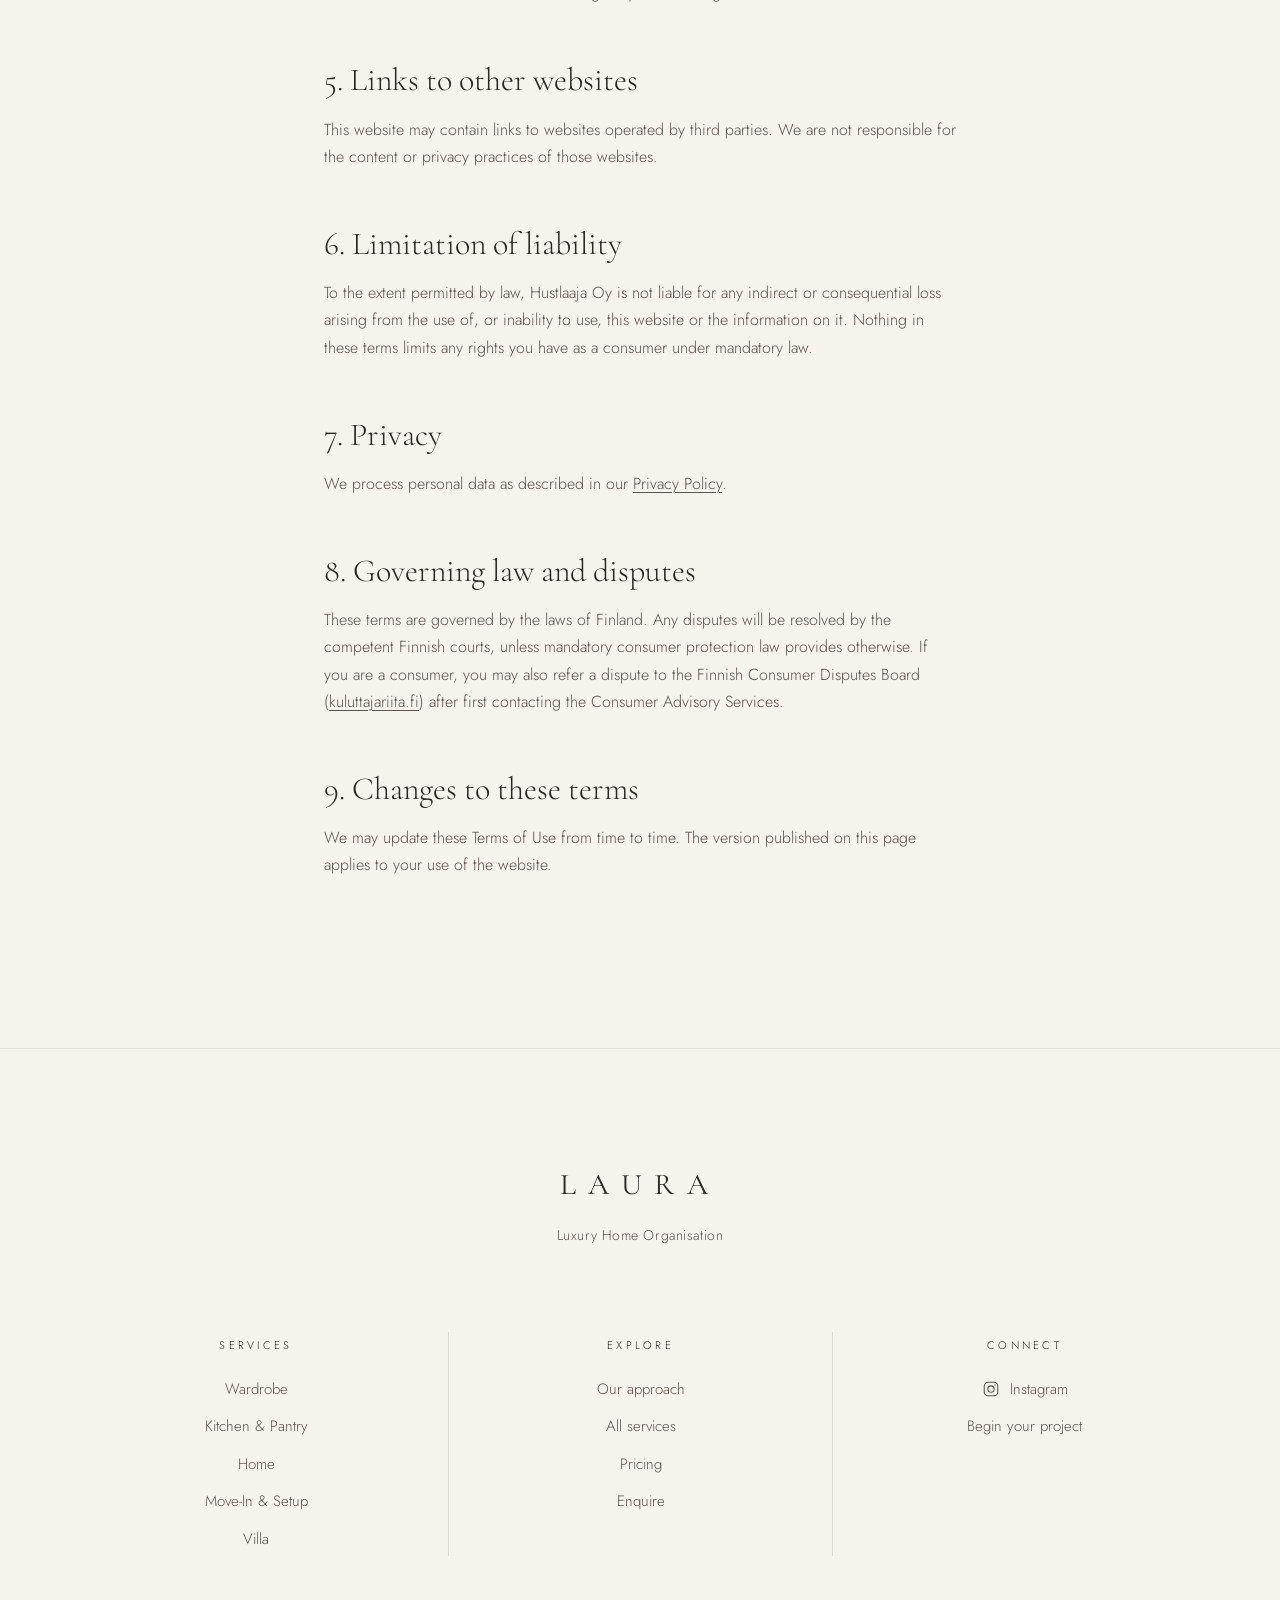
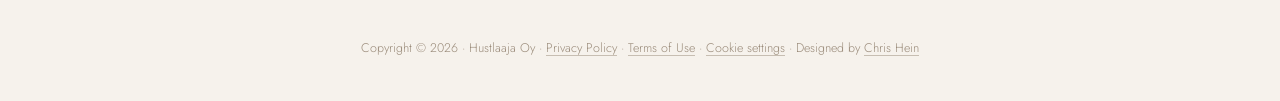
<file: terms.html>
<!doctype html>
<html lang="en">
<head>
  <meta charset="utf-8">
  <meta name="viewport" content="width=device-width, initial-scale=1">
  <title>Terms of Use — Laura</title>
  <meta name="description" content="Terms of use of the Hustlaaja Oy website.">
  <link rel="preload" href="/fonts/cormorant-garamond-latin-300-normal.woff2" as="font" type="font/woff2" crossorigin>
  <link rel="preload" href="/fonts/cormorant-garamond-latin-300-italic.woff2" as="font" type="font/woff2" crossorigin>
  <link rel="preload" href="/fonts/cormorant-garamond-latin-400-normal.woff2" as="font" type="font/woff2" crossorigin>
  <link rel="preload" href="/fonts/jost-latin-300-normal.woff2" as="font" type="font/woff2" crossorigin>
  <link rel="preload" href="/fonts/jost-latin-400-normal.woff2" as="font" type="font/woff2" crossorigin>
  <link rel="stylesheet" href="styles.css">
</head>
<body>

  <header class="nav">
    <a href="/" class="brand" aria-label="Laura — home">LAURA</a>
    <button class="nav-toggle" aria-expanded="false" aria-controls="nav-links" aria-label="Open menu">
      <span></span><span></span>
    </button>
    <nav id="nav-links" class="nav-links">
      <a href="/#approach">Approach</a>
      <a href="/services">Services</a>
      <a href="/#pricing">Pricing</a>
      <a href="/#contact" class="nav-cta" data-enquire>Enquire</a>
    </nav>
  </header>

  <main>
    <section class="page-head legal-head">
      <div class="container narrow">
        <p class="eyebrow">Legal</p>
        <h1>Terms of <em>Use</em></h1>
        <p class="legal-updated">Last updated 6 November 2026</p>
      </div>
    </section>

    <section class="legal">
      <div class="container narrow legal-body">

        <p>These Terms of Use apply to your use of this website. By using the website you agree to these terms. Please read them carefully.</p>

        <h2>1. About us</h2>
        <p>This website is operated by:</p>
        <p>Hustlaaja Oy<br>Business ID 3484297-8<br><span class="todo">[Registered address — to be added]</span><br>Email: <a href="mailto:laura.peltola@hotmail.com">laura.peltola@hotmail.com</a><br>Phone: <a href="tel:+358509183710">+358 50 918 3710</a></p>

        <h2>2. Information on this website</h2>
        <p>The content of this website is provided for general information about our home organisation services. Prices shown as "from" are indicative starting prices and do not constitute a binding offer. Every project is quoted individually based on the size, scope and complexity of the space. A binding agreement is formed only when you accept our written quote.</p>
        <p>Storage products, hangers, baskets, organisers and other accessories are budgeted separately from our professional fee and purchased only with your approval.</p>
        <p>We aim to keep the information on this website accurate and up to date, but we cannot guarantee that it is complete or free of errors, or that the website will be available without interruption.</p>

        <h2>3. Intellectual property</h2>
        <p>All content on this website, including text, photographs, videos, graphics and design, is owned by Hustlaaja Oy or used under licence, and is protected by copyright and other intellectual property laws. You may view the website and print or save pages for your personal use. Any other copying, reproduction, distribution or use requires our prior written permission.</p>

        <h2>4. Acceptable use</h2>
        <p>You must not use this website in any way that is unlawful, that interferes with its operation or security, or that sends us unsolicited marketing. Information you send us through the enquiry form must be truthful and must not infringe anyone else's rights.</p>

        <h2>5. Links to other websites</h2>
        <p>This website may contain links to websites operated by third parties. We are not responsible for the content or privacy practices of those websites.</p>

        <h2>6. Limitation of liability</h2>
        <p>To the extent permitted by law, Hustlaaja Oy is not liable for any indirect or consequential loss arising from the use of, or inability to use, this website or the information on it. Nothing in these terms limits any rights you have as a consumer under mandatory law.</p>

        <h2>7. Privacy</h2>
        <p>We process personal data as described in our <a href="/privacy">Privacy Policy</a>.</p>

        <h2>8. Governing law and disputes</h2>
        <p>These terms are governed by the laws of Finland. Any disputes will be resolved by the competent Finnish courts, unless mandatory consumer protection law provides otherwise. If you are a consumer, you may also refer a dispute to the Finnish Consumer Disputes Board (<a href="https://www.kuluttajariita.fi/en/" rel="noopener">kuluttajariita.fi</a>) after first contacting the Consumer Advisory Services.</p>

        <h2>9. Changes to these terms</h2>
        <p>We may update these Terms of Use from time to time. The version published on this page applies to your use of the website.</p>

      </div>
    </section>
  </main>

  <footer class="footer">
    <div class="footer-top">
      <a href="/" class="brand footer-logo" aria-label="Laura — home">LAURA</a>
      <p class="footer-tagline">Luxury Home Organisation</p>
    </div>
    <div class="footer-cols">
      <div class="footer-col">
        <p class="footer-heading">Services</p>
        <a href="/services/wardrobe-organisation">Wardrobe</a>
        <a href="/services/kitchen-pantry-organisation">Kitchen &amp; Pantry</a>
        <a href="/services/home-organisation">Home</a>
        <a href="/services/move-in-home-setup">Move-In &amp; Setup</a>
        <a href="/services/villa-organisation">Villa</a>
      </div>
      <div class="footer-col">
        <p class="footer-heading">Explore</p>
        <a href="/#approach">Our approach</a>
        <a href="/services">All services</a>
        <a href="/#pricing">Pricing</a>
        <a href="/#contact" data-enquire>Enquire</a>
      </div>
      <div class="footer-col">
        <p class="footer-heading">Connect</p>
        <a href="#" class="footer-social"><svg viewBox="0 0 24 24" aria-hidden="true"><rect x="3" y="3" width="18" height="18" rx="5"/><circle cx="12" cy="12" r="4.2"/><circle cx="17.4" cy="6.6" r="1"/></svg><span>Instagram</span></a>
        <a href="/#contact" data-enquire>Begin your project</a>
      </div>
    </div>
    <p class="footer-bottom">Copyright © <span id="year"></span> · Hustlaaja Oy · <a href="/privacy">Privacy Policy</a> · <a href="/terms">Terms of Use</a> · <a href="#" data-cookie-settings>Cookie settings</a> · Designed by <a href="https://www.instagram.com/thechrishein/" target="_blank" rel="noopener">Chris Hein</a></p>
  </footer>

  <script src="script.js"></script>
</body>
</html>
</file>
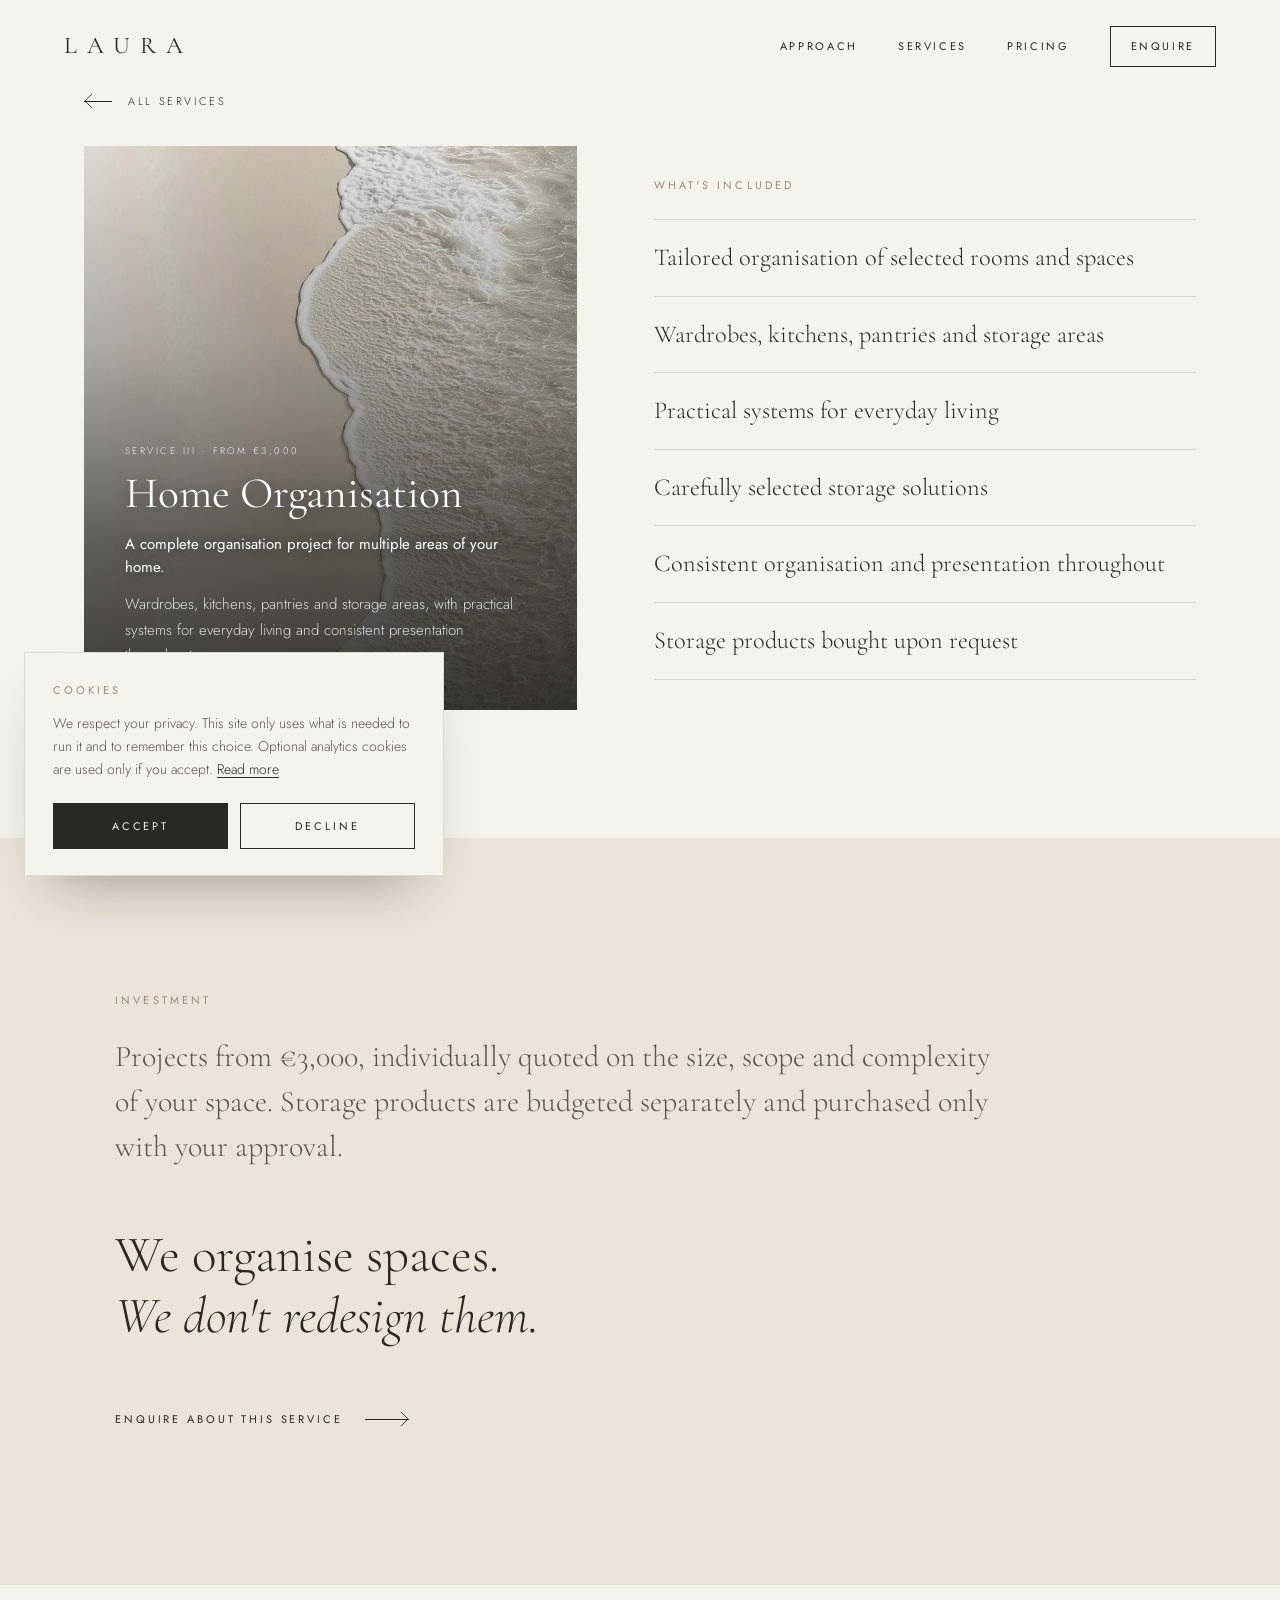
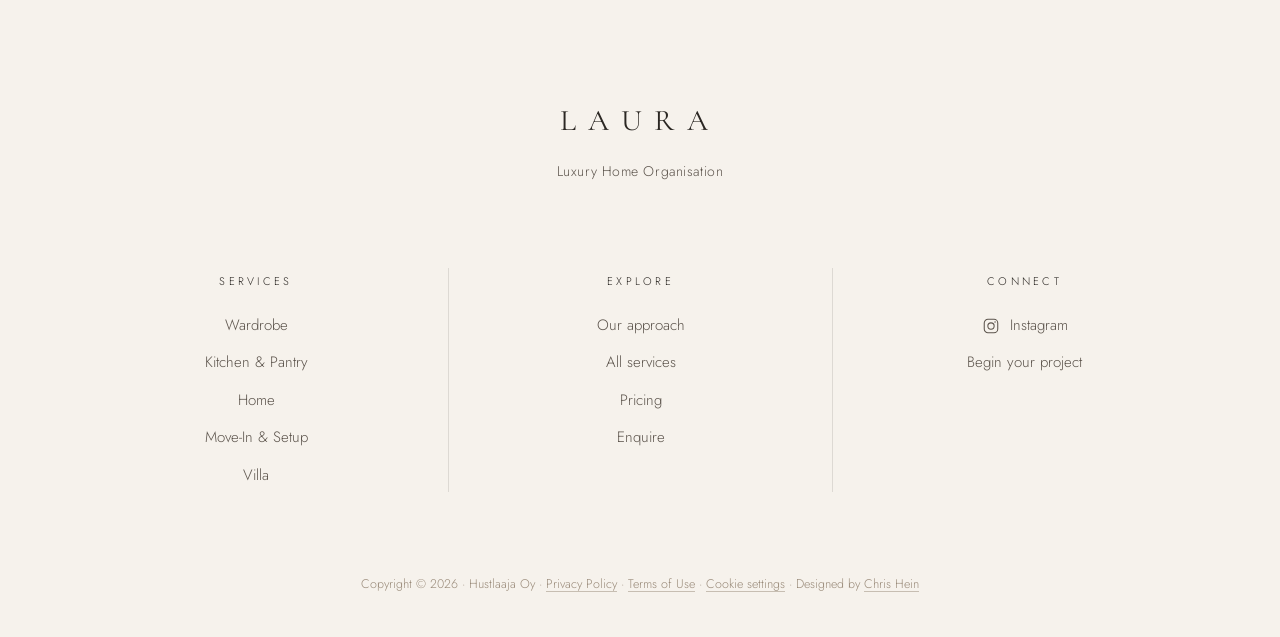
<file: services/home-organisation.html>
<!doctype html>
<html lang="en">
<head>
  <meta charset="utf-8">
  <meta name="viewport" content="width=device-width, initial-scale=1">
  <title>Home Organisation — Laura</title>
  <meta name="description" content="A complete organisation project for multiple areas of your home.">
  <link rel="preload" href="/fonts/cormorant-garamond-latin-300-normal.woff2" as="font" type="font/woff2" crossorigin>
  <link rel="preload" href="/fonts/cormorant-garamond-latin-300-italic.woff2" as="font" type="font/woff2" crossorigin>
  <link rel="preload" href="/fonts/cormorant-garamond-latin-400-normal.woff2" as="font" type="font/woff2" crossorigin>
  <link rel="preload" href="/fonts/jost-latin-300-normal.woff2" as="font" type="font/woff2" crossorigin>
  <link rel="preload" href="/fonts/jost-latin-400-normal.woff2" as="font" type="font/woff2" crossorigin>
  <link rel="stylesheet" href="../styles.css">
</head>
<body>

  <header class="nav" >
    <a href="/" class="brand" aria-label="Laura — home">LAURA</a>
    <button class="nav-toggle" aria-expanded="false" aria-controls="nav-links" aria-label="Open menu">
      <span></span><span></span>
    </button>
    <nav id="nav-links" class="nav-links">
      <a href="/#approach">Approach</a>
      <a href="/services">Services</a>
      <a href="/#pricing">Pricing</a>
      <a href="/#contact" class="nav-cta" data-enquire>Enquire</a>
    </nav>
  </header>

  <main>
    <section class="svc-top">
      <div class="container">
        <a class="back-link" href="/services"><span class="arrow arrow-back" aria-hidden="true"><svg viewBox="0 0 10 18"><path d="M9 1L1 9l8 8"/></svg><span class="arrow-line"></span></span>All services</a>
        <div class="svc-top-grid">
          <div class="svc-hero-card reveal">
            <div class="card-bg" style="background-image:url(../images/card-villa.jpg);background-position:center" aria-hidden="true"></div>
            <div class="svc-hero-card-content">
              <p class="card-kicker">Service III · From €3,000</p>
              <h1>Home Organisation</h1>
              <p class="card-tagline">A complete organisation project for multiple areas of your home.</p>
              <p class="svc-hero-card-desc">Wardrobes, kitchens, pantries and storage areas, with practical systems for everyday living and consistent presentation throughout.</p>
            </div>
          </div>
          <div class="svc-top-detail reveal">
            <p class="eyebrow">What's included</p>
            <ol class="included">
          <li>Tailored organisation of selected rooms and spaces</li>
          <li>Wardrobes, kitchens, pantries and storage areas</li>
          <li>Practical systems for everyday living</li>
          <li>Carefully selected storage solutions</li>
          <li>Consistent organisation and presentation throughout</li>
          <li>Storage products bought upon request</li>
        </ol>
          </div>
        </div>
      </div>
    </section>


    <section class="svc-pricing" id="enquire">
      <div class="container narrow reveal">
        <p class="eyebrow">Investment</p>
        <p class="lead">Projects from €3,000, individually quoted on the size, scope and complexity of your space. Storage products are budgeted separately and purchased only with your approval.</p>
        <p class="statement">We organise spaces.<br><em>We don't redesign them.</em></p>
        <a class="btn-link" data-enquire="home-organisation" href="/?service=home-organisation#contact">Enquire about this service <span class="arrow" aria-hidden="true"><span class="arrow-line"></span><svg viewBox="0 0 10 18"><path d="M1 1l8 8-8 8"/></svg></span></a>
      </div>
    </section>

  </main>

  <footer class="footer">
    <div class="footer-top">
      <a href="/" class="brand footer-logo" aria-label="Laura — home">LAURA</a>
      <p class="footer-tagline">Luxury Home Organisation</p>
    </div>
    <div class="footer-cols">
      <div class="footer-col">
        <p class="footer-heading">Services</p>
        <a href="/services/wardrobe-organisation">Wardrobe</a>
        <a href="/services/kitchen-pantry-organisation">Kitchen &amp; Pantry</a>
        <a href="/services/home-organisation">Home</a>
        <a href="/services/move-in-home-setup">Move-In &amp; Setup</a>
        <a href="/services/villa-organisation">Villa</a>
      </div>
      <div class="footer-col">
        <p class="footer-heading">Explore</p>
        <a href="/#approach">Our approach</a>
        <a href="/services">All services</a>
        <a href="/#pricing">Pricing</a>
        <a href="/#contact" data-enquire>Enquire</a>
      </div>
      <div class="footer-col">
        <p class="footer-heading">Connect</p>
        <a href="#" class="footer-social"><svg viewBox="0 0 24 24" aria-hidden="true"><rect x="3" y="3" width="18" height="18" rx="5"/><circle cx="12" cy="12" r="4.2"/><circle cx="17.4" cy="6.6" r="1"/></svg><span>Instagram</span></a>
        <a href="/#contact" data-enquire>Begin your project</a>
      </div>
    </div>
    <p class="footer-bottom">Copyright © <span id="year"></span> · Hustlaaja Oy · <a href="/privacy">Privacy Policy</a> · <a href="/terms">Terms of Use</a> · <a href="#" data-cookie-settings>Cookie settings</a> · Designed by <a href="https://www.instagram.com/thechrishein/" target="_blank" rel="noopener">Chris Hein</a></p>
  </footer>

  <script src="../script.js"></script>
</body>
</html>
</file>
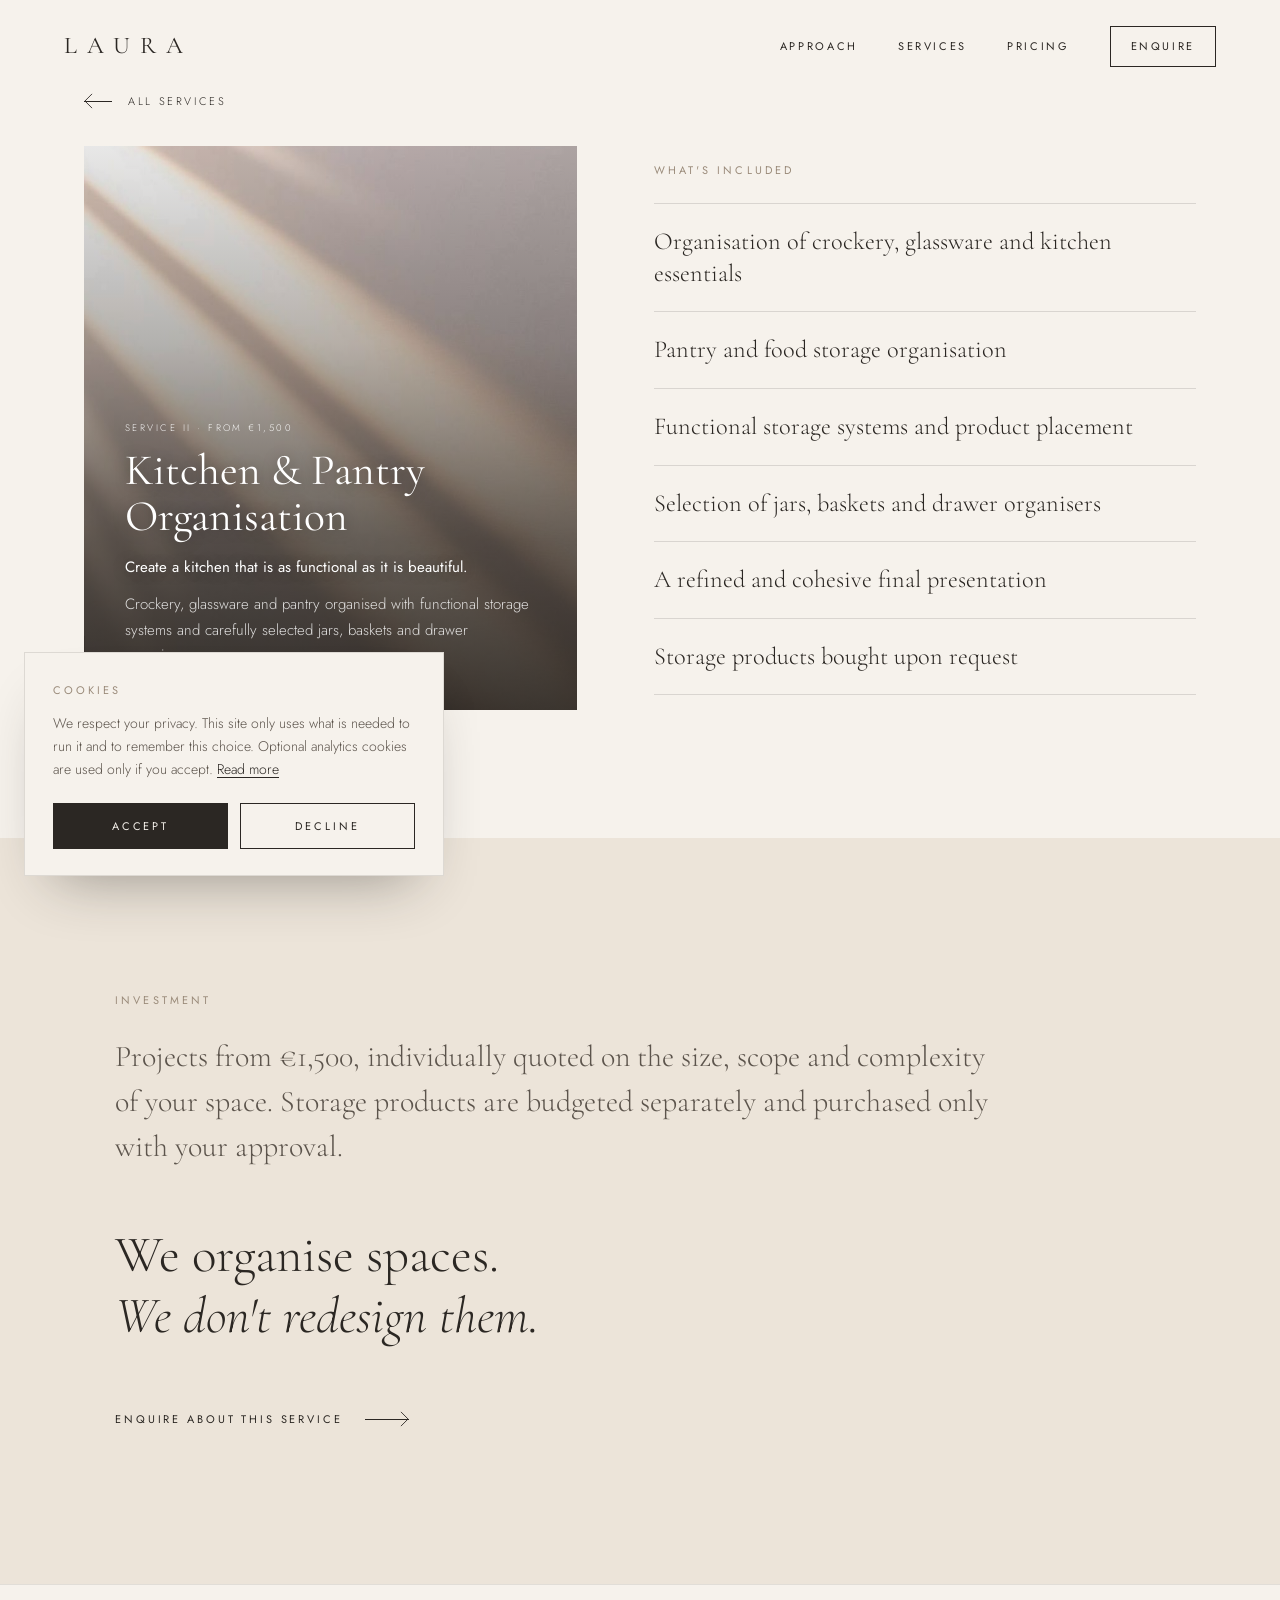
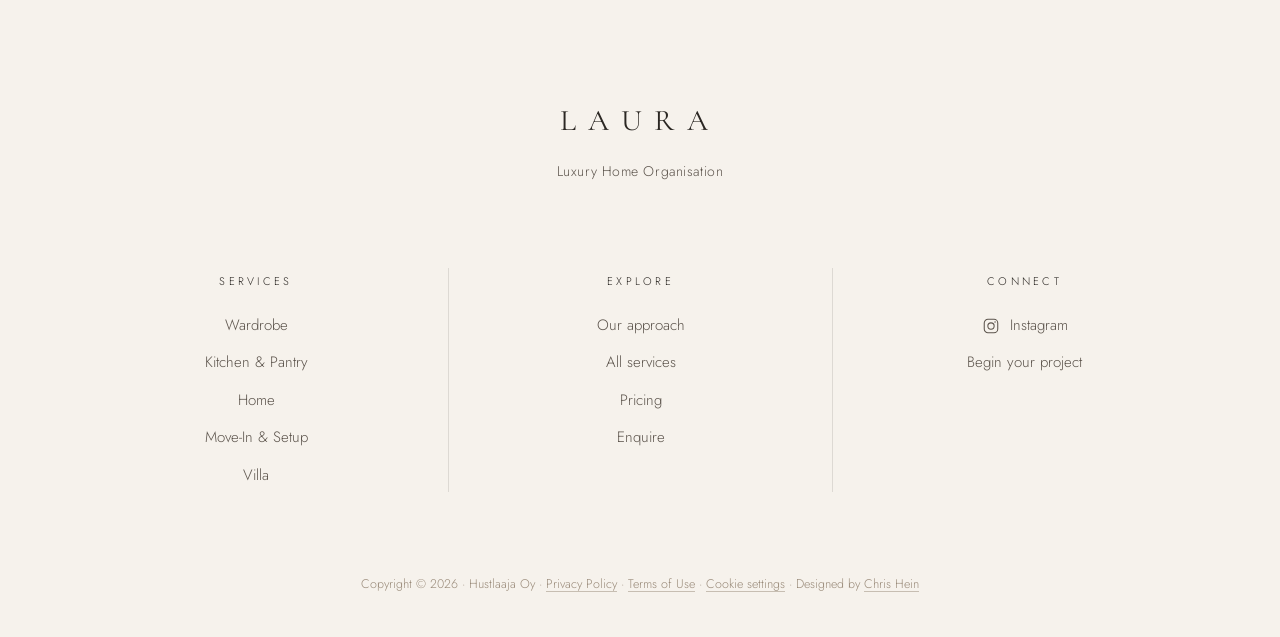
<file: services/kitchen-pantry-organisation.html>
<!doctype html>
<html lang="en">
<head>
  <meta charset="utf-8">
  <meta name="viewport" content="width=device-width, initial-scale=1">
  <title>Kitchen & Pantry Organisation — Laura</title>
  <meta name="description" content="Create a kitchen that is as functional as it is beautiful.">
  <link rel="preload" href="/fonts/cormorant-garamond-latin-300-normal.woff2" as="font" type="font/woff2" crossorigin>
  <link rel="preload" href="/fonts/cormorant-garamond-latin-300-italic.woff2" as="font" type="font/woff2" crossorigin>
  <link rel="preload" href="/fonts/cormorant-garamond-latin-400-normal.woff2" as="font" type="font/woff2" crossorigin>
  <link rel="preload" href="/fonts/jost-latin-300-normal.woff2" as="font" type="font/woff2" crossorigin>
  <link rel="preload" href="/fonts/jost-latin-400-normal.woff2" as="font" type="font/woff2" crossorigin>
  <link rel="stylesheet" href="../styles.css">
</head>
<body>

  <header class="nav" >
    <a href="/" class="brand" aria-label="Laura — home">LAURA</a>
    <button class="nav-toggle" aria-expanded="false" aria-controls="nav-links" aria-label="Open menu">
      <span></span><span></span>
    </button>
    <nav id="nav-links" class="nav-links">
      <a href="/#approach">Approach</a>
      <a href="/services">Services</a>
      <a href="/#pricing">Pricing</a>
      <a href="/#contact" class="nav-cta" data-enquire>Enquire</a>
    </nav>
  </header>

  <main>
    <section class="svc-top">
      <div class="container">
        <a class="back-link" href="/services"><span class="arrow arrow-back" aria-hidden="true"><svg viewBox="0 0 10 18"><path d="M9 1L1 9l8 8"/></svg><span class="arrow-line"></span></span>All services</a>
        <div class="svc-top-grid">
          <div class="svc-hero-card reveal">
            <div class="card-bg" style="background-image:url(../images/card-move-in.jpg);background-position:center" aria-hidden="true"></div>
            <div class="svc-hero-card-content">
              <p class="card-kicker">Service II · From €1,500</p>
              <h1>Kitchen &amp; Pantry Organisation</h1>
              <p class="card-tagline">Create a kitchen that is as functional as it is beautiful.</p>
              <p class="svc-hero-card-desc">Crockery, glassware and pantry organised with functional storage systems and carefully selected jars, baskets and drawer organisers.</p>
            </div>
          </div>
          <div class="svc-top-detail reveal">
            <p class="eyebrow">What's included</p>
            <ol class="included">
          <li>Organisation of crockery, glassware and kitchen essentials</li>
          <li>Pantry and food storage organisation</li>
          <li>Functional storage systems and product placement</li>
          <li>Selection of jars, baskets and drawer organisers</li>
          <li>A refined and cohesive final presentation</li>
          <li>Storage products bought upon request</li>
        </ol>
          </div>
        </div>
      </div>
    </section>


    <section class="svc-pricing" id="enquire">
      <div class="container narrow reveal">
        <p class="eyebrow">Investment</p>
        <p class="lead">Projects from €1,500, individually quoted on the size, scope and complexity of your space. Storage products are budgeted separately and purchased only with your approval.</p>
        <p class="statement">We organise spaces.<br><em>We don't redesign them.</em></p>
        <a class="btn-link" data-enquire="kitchen-pantry-organisation" href="/?service=kitchen-pantry-organisation#contact">Enquire about this service <span class="arrow" aria-hidden="true"><span class="arrow-line"></span><svg viewBox="0 0 10 18"><path d="M1 1l8 8-8 8"/></svg></span></a>
      </div>
    </section>

  </main>

  <footer class="footer">
    <div class="footer-top">
      <a href="/" class="brand footer-logo" aria-label="Laura — home">LAURA</a>
      <p class="footer-tagline">Luxury Home Organisation</p>
    </div>
    <div class="footer-cols">
      <div class="footer-col">
        <p class="footer-heading">Services</p>
        <a href="/services/wardrobe-organisation">Wardrobe</a>
        <a href="/services/kitchen-pantry-organisation">Kitchen &amp; Pantry</a>
        <a href="/services/home-organisation">Home</a>
        <a href="/services/move-in-home-setup">Move-In &amp; Setup</a>
        <a href="/services/villa-organisation">Villa</a>
      </div>
      <div class="footer-col">
        <p class="footer-heading">Explore</p>
        <a href="/#approach">Our approach</a>
        <a href="/services">All services</a>
        <a href="/#pricing">Pricing</a>
        <a href="/#contact" data-enquire>Enquire</a>
      </div>
      <div class="footer-col">
        <p class="footer-heading">Connect</p>
        <a href="#" class="footer-social"><svg viewBox="0 0 24 24" aria-hidden="true"><rect x="3" y="3" width="18" height="18" rx="5"/><circle cx="12" cy="12" r="4.2"/><circle cx="17.4" cy="6.6" r="1"/></svg><span>Instagram</span></a>
        <a href="/#contact" data-enquire>Begin your project</a>
      </div>
    </div>
    <p class="footer-bottom">Copyright © <span id="year"></span> · Hustlaaja Oy · <a href="/privacy">Privacy Policy</a> · <a href="/terms">Terms of Use</a> · <a href="#" data-cookie-settings>Cookie settings</a> · Designed by <a href="https://www.instagram.com/thechrishein/" target="_blank" rel="noopener">Chris Hein</a></p>
  </footer>

  <script src="../script.js"></script>
</body>
</html>
</file>
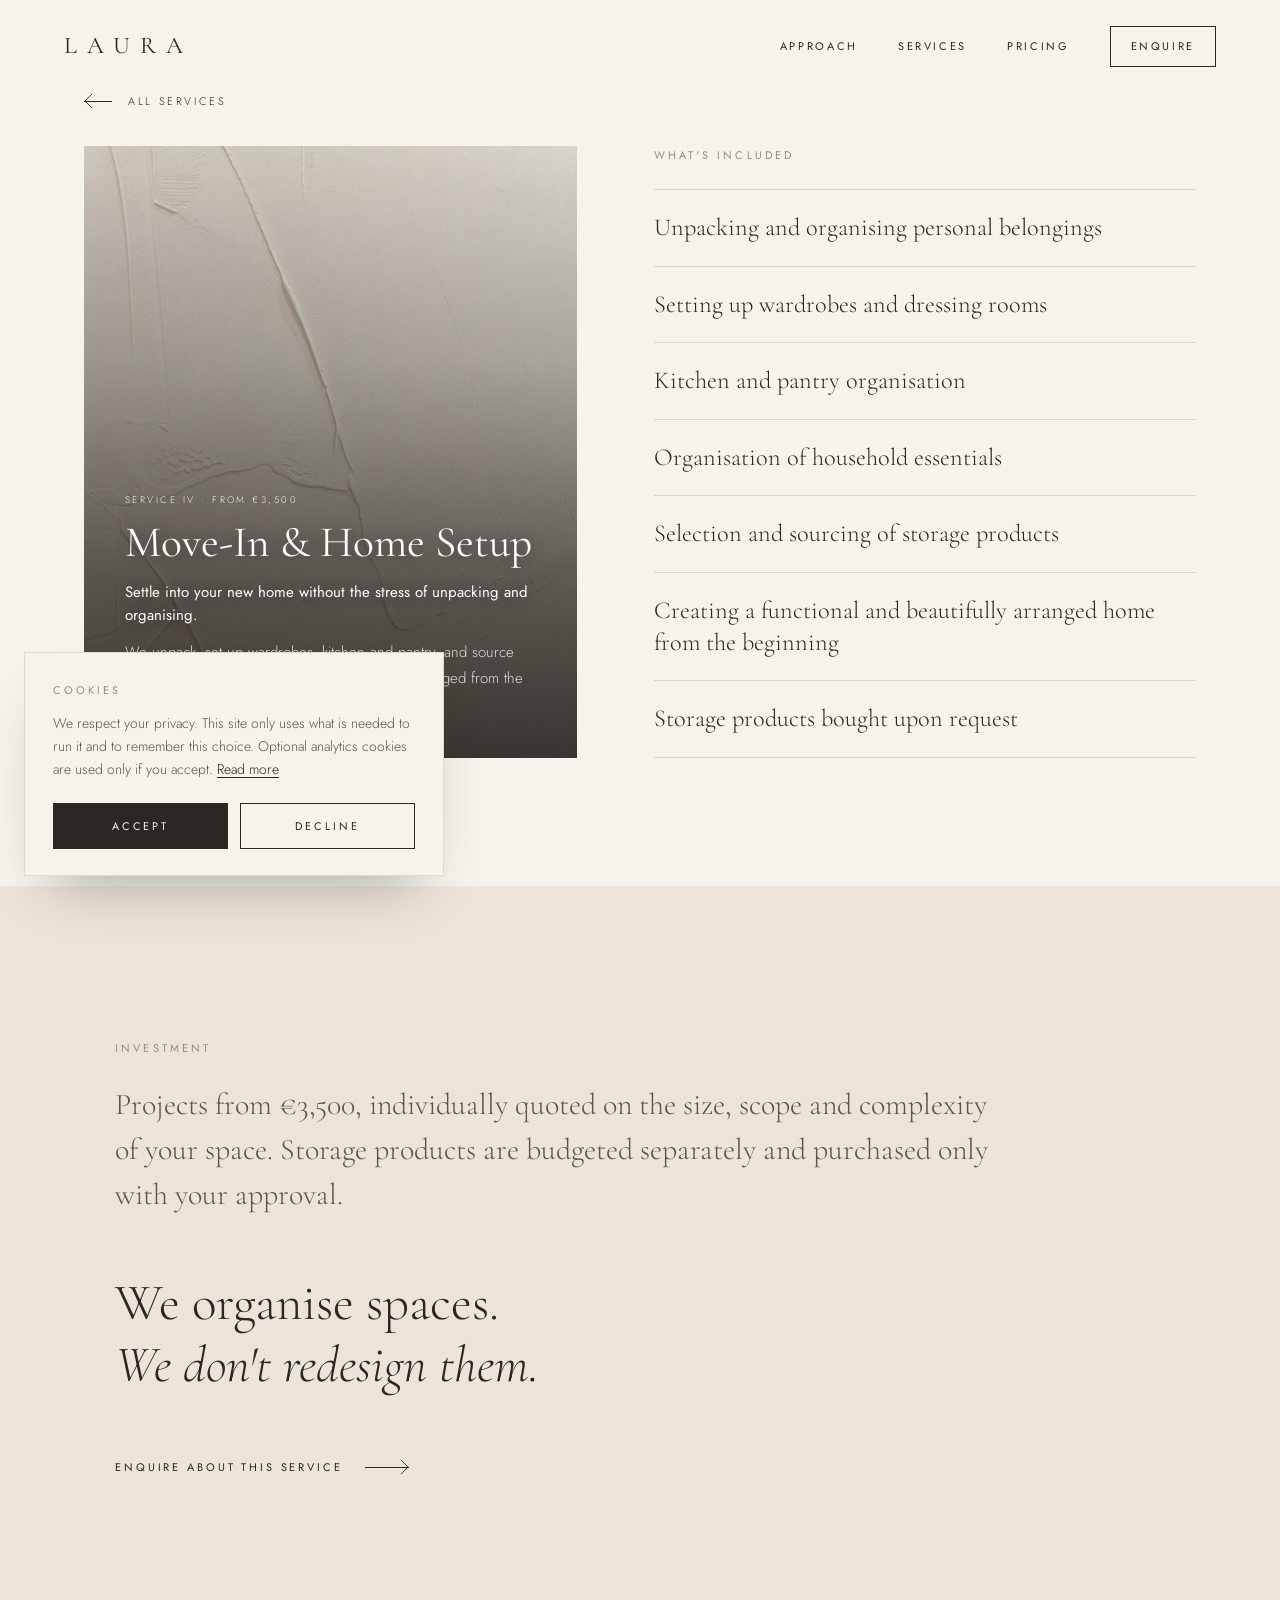
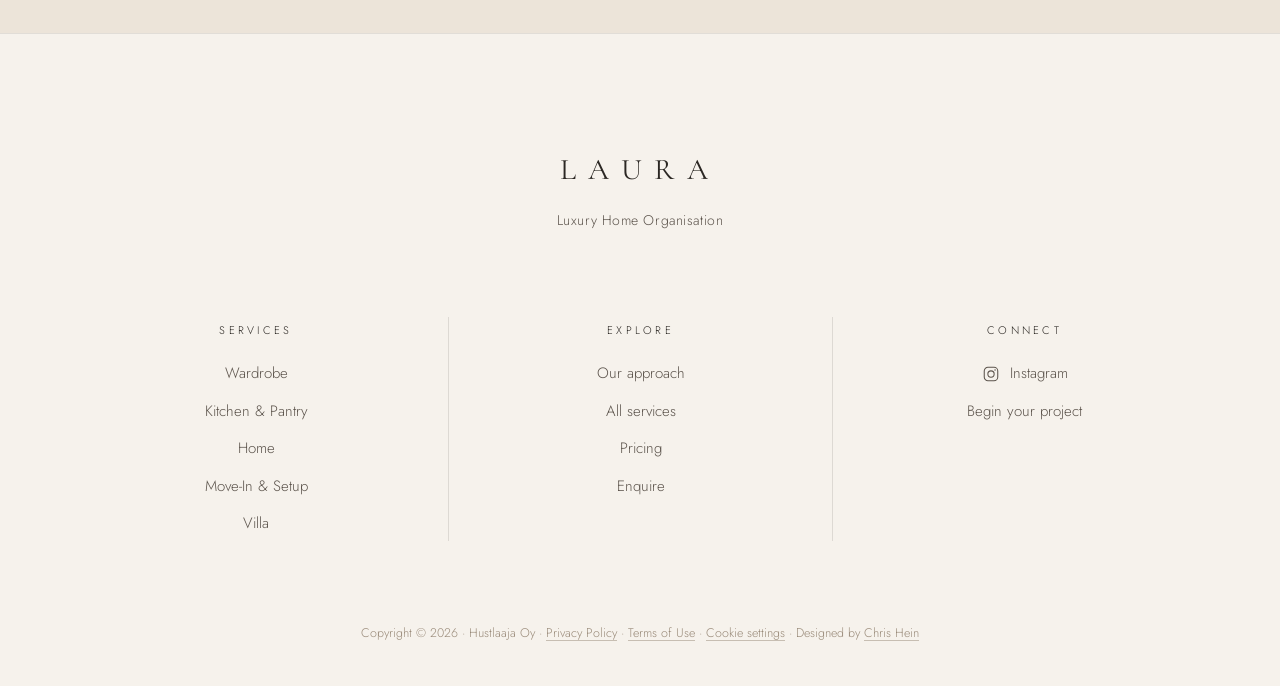
<file: services/move-in-home-setup.html>
<!doctype html>
<html lang="en">
<head>
  <meta charset="utf-8">
  <meta name="viewport" content="width=device-width, initial-scale=1">
  <title>Move-In & Home Setup — Laura</title>
  <meta name="description" content="Settle into your new home without the stress of unpacking and organising.">
  <link rel="preload" href="/fonts/cormorant-garamond-latin-300-normal.woff2" as="font" type="font/woff2" crossorigin>
  <link rel="preload" href="/fonts/cormorant-garamond-latin-300-italic.woff2" as="font" type="font/woff2" crossorigin>
  <link rel="preload" href="/fonts/cormorant-garamond-latin-400-normal.woff2" as="font" type="font/woff2" crossorigin>
  <link rel="preload" href="/fonts/jost-latin-300-normal.woff2" as="font" type="font/woff2" crossorigin>
  <link rel="preload" href="/fonts/jost-latin-400-normal.woff2" as="font" type="font/woff2" crossorigin>
  <link rel="stylesheet" href="../styles.css">
</head>
<body>

  <header class="nav" >
    <a href="/" class="brand" aria-label="Laura — home">LAURA</a>
    <button class="nav-toggle" aria-expanded="false" aria-controls="nav-links" aria-label="Open menu">
      <span></span><span></span>
    </button>
    <nav id="nav-links" class="nav-links">
      <a href="/#approach">Approach</a>
      <a href="/services">Services</a>
      <a href="/#pricing">Pricing</a>
      <a href="/#contact" class="nav-cta" data-enquire>Enquire</a>
    </nav>
  </header>

  <main>
    <section class="svc-top">
      <div class="container">
        <a class="back-link" href="/services"><span class="arrow arrow-back" aria-hidden="true"><svg viewBox="0 0 10 18"><path d="M9 1L1 9l8 8"/></svg><span class="arrow-line"></span></span>All services</a>
        <div class="svc-top-grid">
          <div class="svc-hero-card reveal">
            <div class="card-bg" style="background-image:url(../images/card-plaster.jpg);background-position:center" aria-hidden="true"></div>
            <div class="svc-hero-card-content">
              <p class="card-kicker">Service IV · From €3,500</p>
              <h1>Move-In &amp; Home Setup</h1>
              <p class="card-tagline">Settle into your new home without the stress of unpacking and organising.</p>
              <p class="svc-hero-card-desc">We unpack, set up wardrobes, kitchen and pantry, and source storage products, so your home is beautifully arranged from the very beginning.</p>
            </div>
          </div>
          <div class="svc-top-detail reveal">
            <p class="eyebrow">What's included</p>
            <ol class="included">
          <li>Unpacking and organising personal belongings</li>
          <li>Setting up wardrobes and dressing rooms</li>
          <li>Kitchen and pantry organisation</li>
          <li>Organisation of household essentials</li>
          <li>Selection and sourcing of storage products</li>
          <li>Creating a functional and beautifully arranged home from the beginning</li>
          <li>Storage products bought upon request</li>
        </ol>
          </div>
        </div>
      </div>
    </section>


    <section class="svc-pricing" id="enquire">
      <div class="container narrow reveal">
        <p class="eyebrow">Investment</p>
        <p class="lead">Projects from €3,500, individually quoted on the size, scope and complexity of your space. Storage products are budgeted separately and purchased only with your approval.</p>
        <p class="statement">We organise spaces.<br><em>We don't redesign them.</em></p>
        <a class="btn-link" data-enquire="move-in-home-setup" href="/?service=move-in-home-setup#contact">Enquire about this service <span class="arrow" aria-hidden="true"><span class="arrow-line"></span><svg viewBox="0 0 10 18"><path d="M1 1l8 8-8 8"/></svg></span></a>
      </div>
    </section>

  </main>

  <footer class="footer">
    <div class="footer-top">
      <a href="/" class="brand footer-logo" aria-label="Laura — home">LAURA</a>
      <p class="footer-tagline">Luxury Home Organisation</p>
    </div>
    <div class="footer-cols">
      <div class="footer-col">
        <p class="footer-heading">Services</p>
        <a href="/services/wardrobe-organisation">Wardrobe</a>
        <a href="/services/kitchen-pantry-organisation">Kitchen &amp; Pantry</a>
        <a href="/services/home-organisation">Home</a>
        <a href="/services/move-in-home-setup">Move-In &amp; Setup</a>
        <a href="/services/villa-organisation">Villa</a>
      </div>
      <div class="footer-col">
        <p class="footer-heading">Explore</p>
        <a href="/#approach">Our approach</a>
        <a href="/services">All services</a>
        <a href="/#pricing">Pricing</a>
        <a href="/#contact" data-enquire>Enquire</a>
      </div>
      <div class="footer-col">
        <p class="footer-heading">Connect</p>
        <a href="#" class="footer-social"><svg viewBox="0 0 24 24" aria-hidden="true"><rect x="3" y="3" width="18" height="18" rx="5"/><circle cx="12" cy="12" r="4.2"/><circle cx="17.4" cy="6.6" r="1"/></svg><span>Instagram</span></a>
        <a href="/#contact" data-enquire>Begin your project</a>
      </div>
    </div>
    <p class="footer-bottom">Copyright © <span id="year"></span> · Hustlaaja Oy · <a href="/privacy">Privacy Policy</a> · <a href="/terms">Terms of Use</a> · <a href="#" data-cookie-settings>Cookie settings</a> · Designed by <a href="https://www.instagram.com/thechrishein/" target="_blank" rel="noopener">Chris Hein</a></p>
  </footer>

  <script src="../script.js"></script>
</body>
</html>
</file>
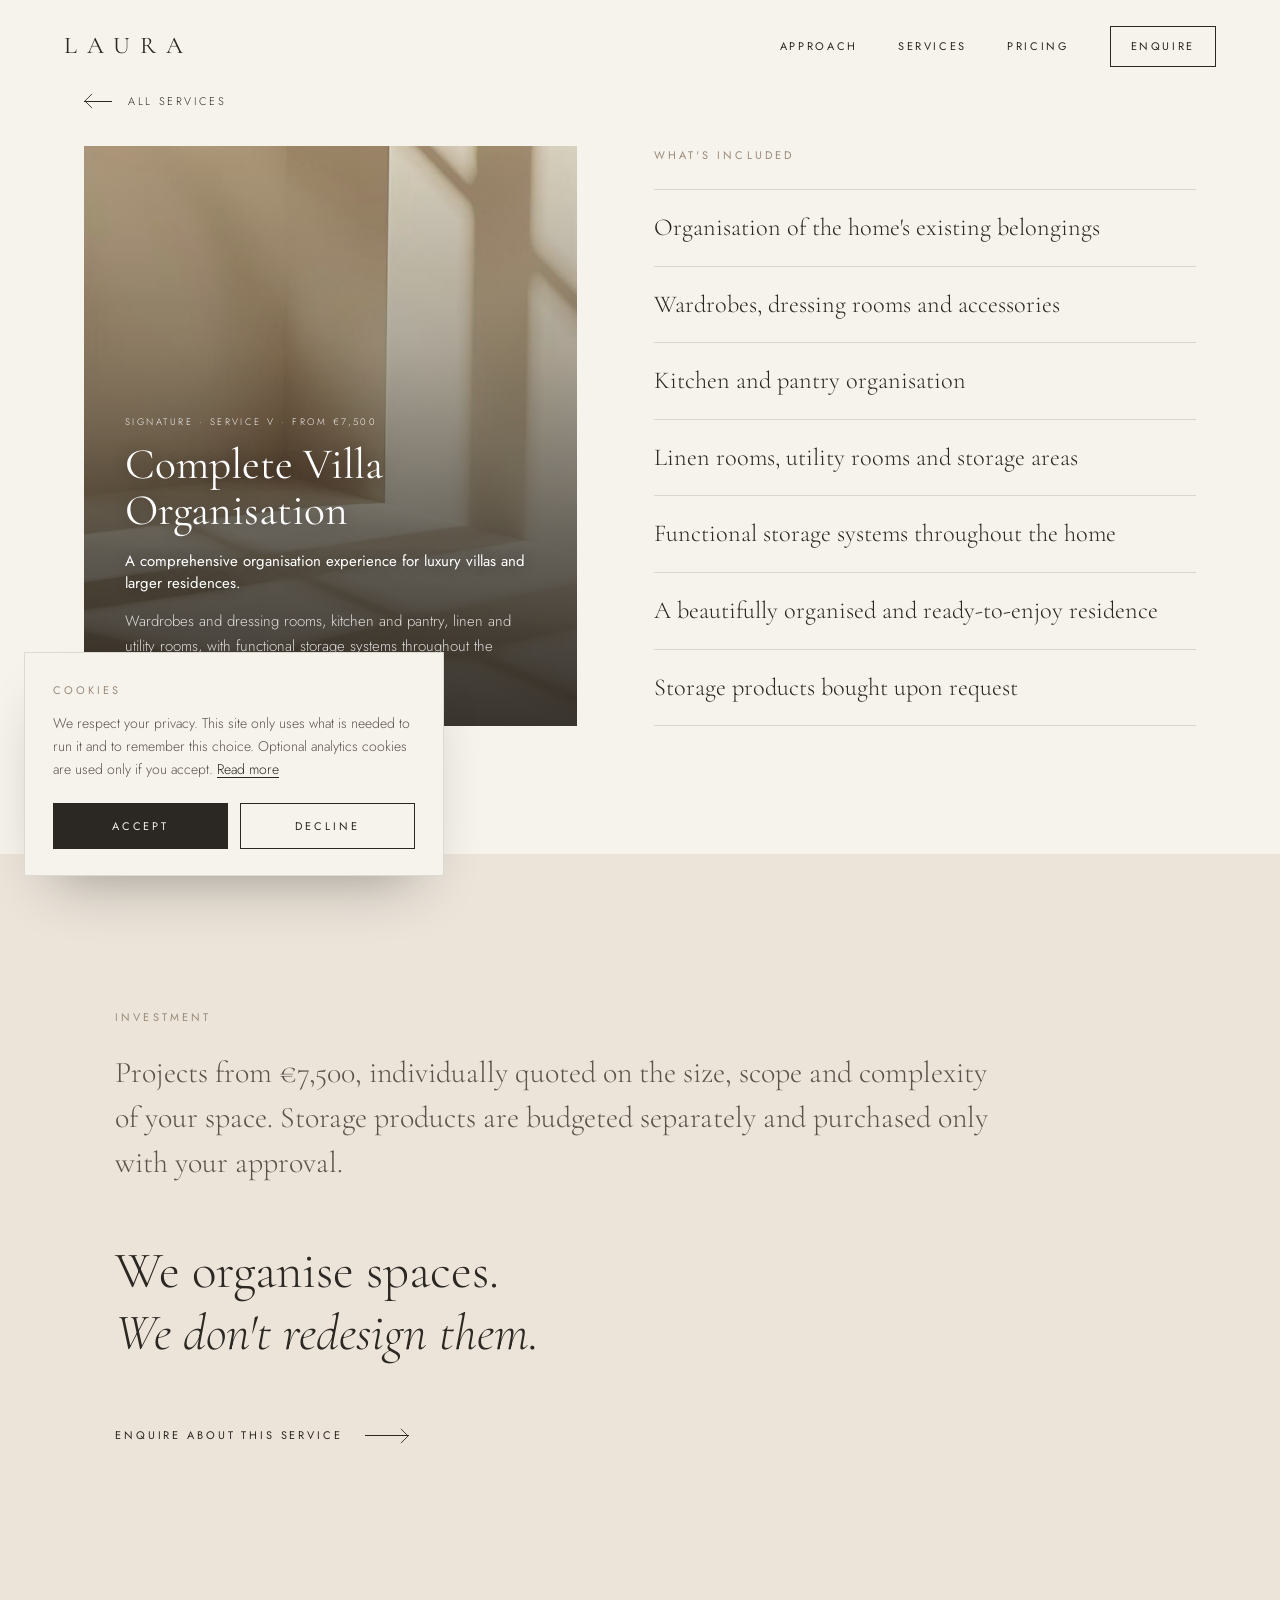
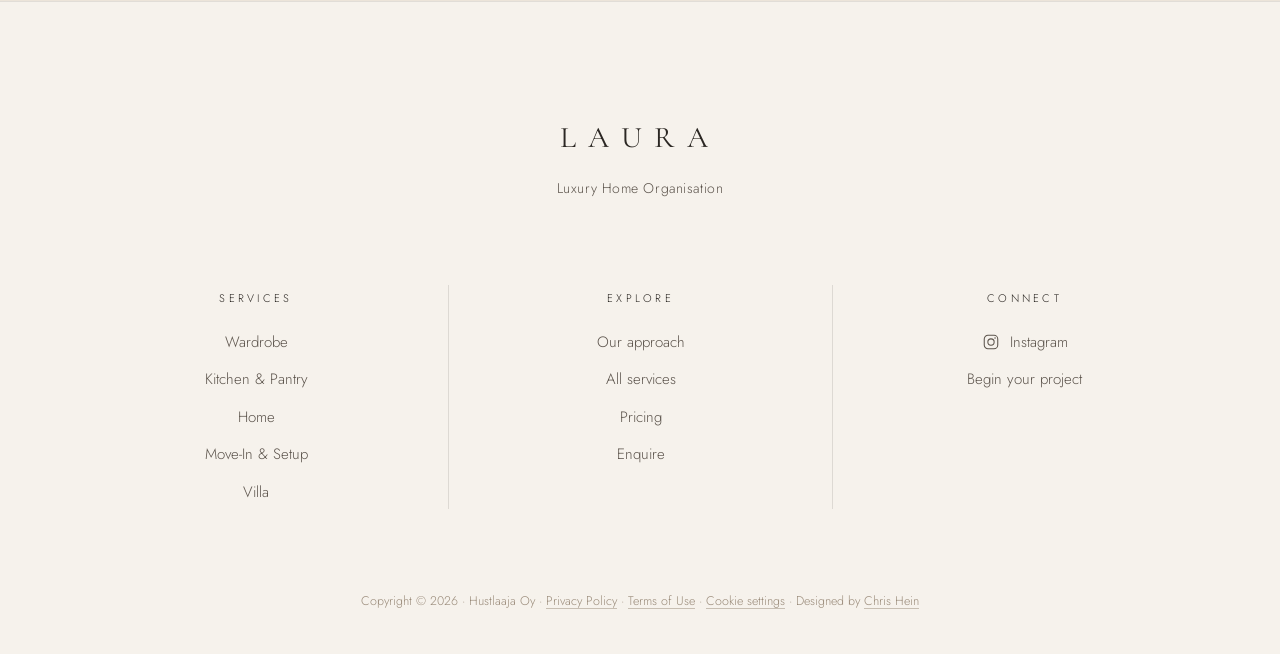
<file: services/villa-organisation.html>
<!doctype html>
<html lang="en">
<head>
  <meta charset="utf-8">
  <meta name="viewport" content="width=device-width, initial-scale=1">
  <title>Complete Villa Organisation — Laura</title>
  <meta name="description" content="A comprehensive organisation experience for luxury villas and larger residences.">
  <link rel="preload" href="/fonts/cormorant-garamond-latin-300-normal.woff2" as="font" type="font/woff2" crossorigin>
  <link rel="preload" href="/fonts/cormorant-garamond-latin-300-italic.woff2" as="font" type="font/woff2" crossorigin>
  <link rel="preload" href="/fonts/cormorant-garamond-latin-400-normal.woff2" as="font" type="font/woff2" crossorigin>
  <link rel="preload" href="/fonts/jost-latin-300-normal.woff2" as="font" type="font/woff2" crossorigin>
  <link rel="preload" href="/fonts/jost-latin-400-normal.woff2" as="font" type="font/woff2" crossorigin>
  <link rel="stylesheet" href="../styles.css">
</head>
<body>

  <header class="nav" >
    <a href="/" class="brand" aria-label="Laura — home">LAURA</a>
    <button class="nav-toggle" aria-expanded="false" aria-controls="nav-links" aria-label="Open menu">
      <span></span><span></span>
    </button>
    <nav id="nav-links" class="nav-links">
      <a href="/#approach">Approach</a>
      <a href="/services">Services</a>
      <a href="/#pricing">Pricing</a>
      <a href="/#contact" class="nav-cta" data-enquire>Enquire</a>
    </nav>
  </header>

  <main>
    <section class="svc-top">
      <div class="container">
        <a class="back-link" href="/services"><span class="arrow arrow-back" aria-hidden="true"><svg viewBox="0 0 10 18"><path d="M9 1L1 9l8 8"/></svg><span class="arrow-line"></span></span>All services</a>
        <div class="svc-top-grid">
          <div class="svc-hero-card reveal">
            <div class="card-bg" style="background-image:url(../images/card-home.jpg);background-position:center 60%" aria-hidden="true"></div>
            <div class="svc-hero-card-content">
              <p class="card-kicker">Signature · Service V · From €7,500</p>
              <h1>Complete Villa Organisation</h1>
              <p class="card-tagline">A comprehensive organisation experience for luxury villas and larger residences.</p>
              <p class="svc-hero-card-desc">Wardrobes and dressing rooms, kitchen and pantry, linen and utility rooms, with functional storage systems throughout the residence.</p>
            </div>
          </div>
          <div class="svc-top-detail reveal">
            <p class="eyebrow">What's included</p>
            <ol class="included">
          <li>Organisation of the home's existing belongings</li>
          <li>Wardrobes, dressing rooms and accessories</li>
          <li>Kitchen and pantry organisation</li>
          <li>Linen rooms, utility rooms and storage areas</li>
          <li>Functional storage systems throughout the home</li>
          <li>A beautifully organised and ready-to-enjoy residence</li>
          <li>Storage products bought upon request</li>
        </ol>
          </div>
        </div>
      </div>
    </section>


    <section class="svc-pricing" id="enquire">
      <div class="container narrow reveal">
        <p class="eyebrow">Investment</p>
        <p class="lead">Projects from €7,500, individually quoted on the size, scope and complexity of your space. Storage products are budgeted separately and purchased only with your approval.</p>
        <p class="statement">We organise spaces.<br><em>We don't redesign them.</em></p>
        <a class="btn-link" data-enquire="villa-organisation" href="/?service=villa-organisation#contact">Enquire about this service <span class="arrow" aria-hidden="true"><span class="arrow-line"></span><svg viewBox="0 0 10 18"><path d="M1 1l8 8-8 8"/></svg></span></a>
      </div>
    </section>

  </main>

  <footer class="footer">
    <div class="footer-top">
      <a href="/" class="brand footer-logo" aria-label="Laura — home">LAURA</a>
      <p class="footer-tagline">Luxury Home Organisation</p>
    </div>
    <div class="footer-cols">
      <div class="footer-col">
        <p class="footer-heading">Services</p>
        <a href="/services/wardrobe-organisation">Wardrobe</a>
        <a href="/services/kitchen-pantry-organisation">Kitchen &amp; Pantry</a>
        <a href="/services/home-organisation">Home</a>
        <a href="/services/move-in-home-setup">Move-In &amp; Setup</a>
        <a href="/services/villa-organisation">Villa</a>
      </div>
      <div class="footer-col">
        <p class="footer-heading">Explore</p>
        <a href="/#approach">Our approach</a>
        <a href="/services">All services</a>
        <a href="/#pricing">Pricing</a>
        <a href="/#contact" data-enquire>Enquire</a>
      </div>
      <div class="footer-col">
        <p class="footer-heading">Connect</p>
        <a href="#" class="footer-social"><svg viewBox="0 0 24 24" aria-hidden="true"><rect x="3" y="3" width="18" height="18" rx="5"/><circle cx="12" cy="12" r="4.2"/><circle cx="17.4" cy="6.6" r="1"/></svg><span>Instagram</span></a>
        <a href="/#contact" data-enquire>Begin your project</a>
      </div>
    </div>
    <p class="footer-bottom">Copyright © <span id="year"></span> · Hustlaaja Oy · <a href="/privacy">Privacy Policy</a> · <a href="/terms">Terms of Use</a> · <a href="#" data-cookie-settings>Cookie settings</a> · Designed by <a href="https://www.instagram.com/thechrishein/" target="_blank" rel="noopener">Chris Hein</a></p>
  </footer>

  <script src="../script.js"></script>
</body>
</html>
</file>
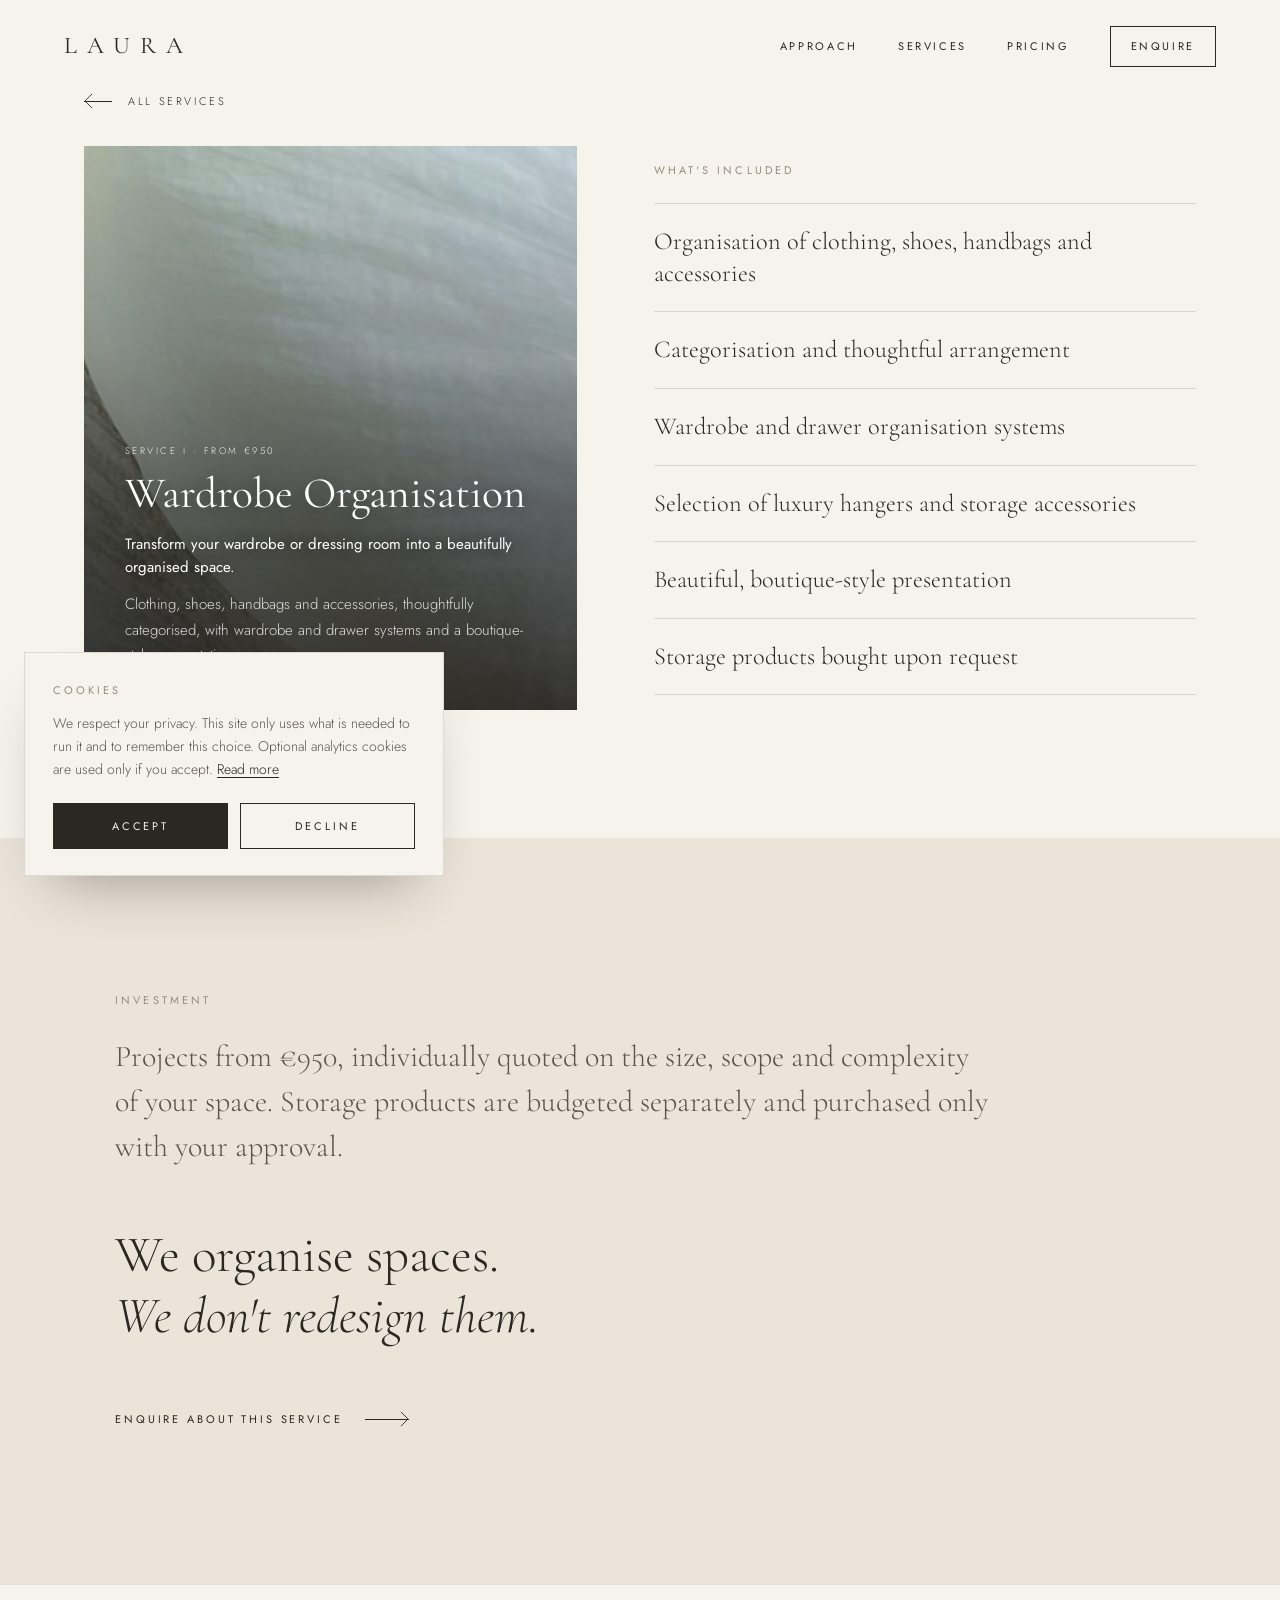
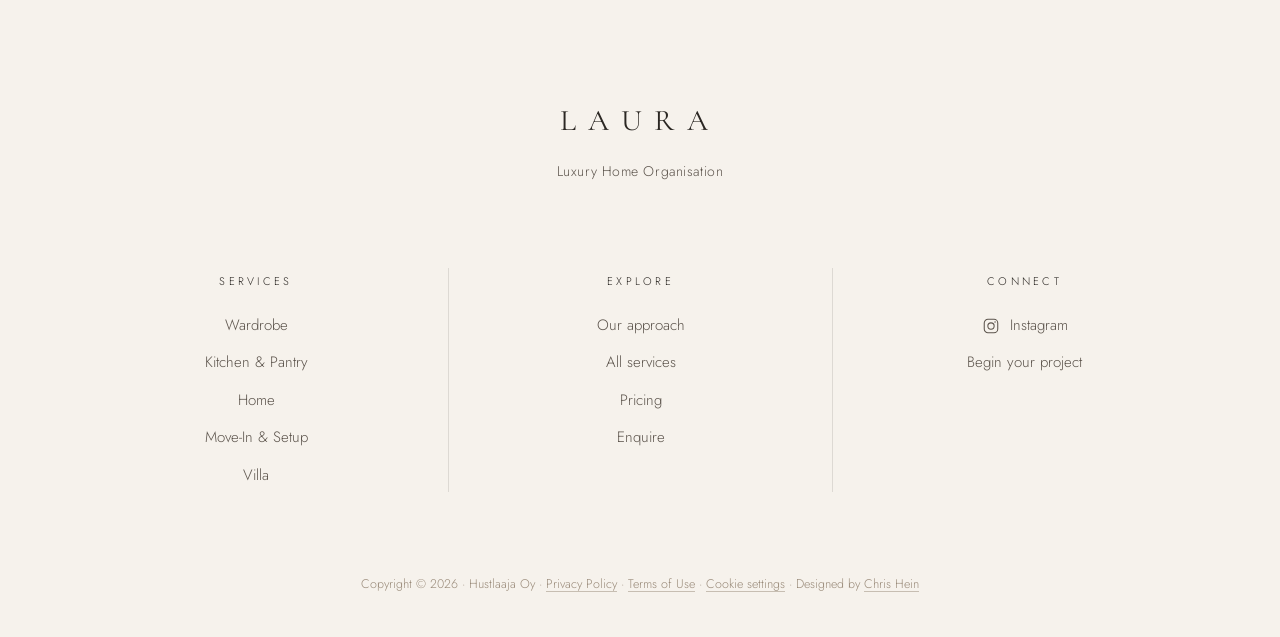
<file: services/wardrobe-organisation.html>
<!doctype html>
<html lang="en">
<head>
  <meta charset="utf-8">
  <meta name="viewport" content="width=device-width, initial-scale=1">
  <title>Wardrobe Organisation — Laura</title>
  <meta name="description" content="Transform your wardrobe or dressing room into a beautifully organised space.">
  <link rel="preload" href="/fonts/cormorant-garamond-latin-300-normal.woff2" as="font" type="font/woff2" crossorigin>
  <link rel="preload" href="/fonts/cormorant-garamond-latin-300-italic.woff2" as="font" type="font/woff2" crossorigin>
  <link rel="preload" href="/fonts/cormorant-garamond-latin-400-normal.woff2" as="font" type="font/woff2" crossorigin>
  <link rel="preload" href="/fonts/jost-latin-300-normal.woff2" as="font" type="font/woff2" crossorigin>
  <link rel="preload" href="/fonts/jost-latin-400-normal.woff2" as="font" type="font/woff2" crossorigin>
  <link rel="stylesheet" href="../styles.css">
</head>
<body>

  <header class="nav" >
    <a href="/" class="brand" aria-label="Laura — home">LAURA</a>
    <button class="nav-toggle" aria-expanded="false" aria-controls="nav-links" aria-label="Open menu">
      <span></span><span></span>
    </button>
    <nav id="nav-links" class="nav-links">
      <a href="/#approach">Approach</a>
      <a href="/services">Services</a>
      <a href="/#pricing">Pricing</a>
      <a href="/#contact" class="nav-cta" data-enquire>Enquire</a>
    </nav>
  </header>

  <main>
    <section class="svc-top">
      <div class="container">
        <a class="back-link" href="/services"><span class="arrow arrow-back" aria-hidden="true"><svg viewBox="0 0 10 18"><path d="M9 1L1 9l8 8"/></svg><span class="arrow-line"></span></span>All services</a>
        <div class="svc-top-grid">
          <div class="svc-hero-card reveal">
            <div class="card-bg" style="background-image:url(../images/card-wardrobe.jpg);background-position:center" aria-hidden="true"></div>
            <div class="svc-hero-card-content">
              <p class="card-kicker">Service I · From €950</p>
              <h1>Wardrobe Organisation</h1>
              <p class="card-tagline">Transform your wardrobe or dressing room into a beautifully organised space.</p>
              <p class="svc-hero-card-desc">Clothing, shoes, handbags and accessories, thoughtfully categorised, with wardrobe and drawer systems and a boutique-style presentation.</p>
            </div>
          </div>
          <div class="svc-top-detail reveal">
            <p class="eyebrow">What's included</p>
            <ol class="included">
          <li>Organisation of clothing, shoes, handbags and accessories</li>
          <li>Categorisation and thoughtful arrangement</li>
          <li>Wardrobe and drawer organisation systems</li>
          <li>Selection of luxury hangers and storage accessories</li>
          <li>Beautiful, boutique-style presentation</li>
          <li>Storage products bought upon request</li>
        </ol>
          </div>
        </div>
      </div>
    </section>


    <section class="svc-pricing" id="enquire">
      <div class="container narrow reveal">
        <p class="eyebrow">Investment</p>
        <p class="lead">Projects from €950, individually quoted on the size, scope and complexity of your space. Storage products are budgeted separately and purchased only with your approval.</p>
        <p class="statement">We organise spaces.<br><em>We don't redesign them.</em></p>
        <a class="btn-link" data-enquire="wardrobe-organisation" href="/?service=wardrobe-organisation#contact">Enquire about this service <span class="arrow" aria-hidden="true"><span class="arrow-line"></span><svg viewBox="0 0 10 18"><path d="M1 1l8 8-8 8"/></svg></span></a>
      </div>
    </section>

  </main>

  <footer class="footer">
    <div class="footer-top">
      <a href="/" class="brand footer-logo" aria-label="Laura — home">LAURA</a>
      <p class="footer-tagline">Luxury Home Organisation</p>
    </div>
    <div class="footer-cols">
      <div class="footer-col">
        <p class="footer-heading">Services</p>
        <a href="/services/wardrobe-organisation">Wardrobe</a>
        <a href="/services/kitchen-pantry-organisation">Kitchen &amp; Pantry</a>
        <a href="/services/home-organisation">Home</a>
        <a href="/services/move-in-home-setup">Move-In &amp; Setup</a>
        <a href="/services/villa-organisation">Villa</a>
      </div>
      <div class="footer-col">
        <p class="footer-heading">Explore</p>
        <a href="/#approach">Our approach</a>
        <a href="/services">All services</a>
        <a href="/#pricing">Pricing</a>
        <a href="/#contact" data-enquire>Enquire</a>
      </div>
      <div class="footer-col">
        <p class="footer-heading">Connect</p>
        <a href="#" class="footer-social"><svg viewBox="0 0 24 24" aria-hidden="true"><rect x="3" y="3" width="18" height="18" rx="5"/><circle cx="12" cy="12" r="4.2"/><circle cx="17.4" cy="6.6" r="1"/></svg><span>Instagram</span></a>
        <a href="/#contact" data-enquire>Begin your project</a>
      </div>
    </div>
    <p class="footer-bottom">Copyright © <span id="year"></span> · Hustlaaja Oy · <a href="/privacy">Privacy Policy</a> · <a href="/terms">Terms of Use</a> · <a href="#" data-cookie-settings>Cookie settings</a> · Designed by <a href="https://www.instagram.com/thechrishein/" target="_blank" rel="noopener">Chris Hein</a></p>
  </footer>

  <script src="../script.js"></script>
</body>
</html>
</file>
<file: styles.css>
/* Self-hosted fonts (SIL Open Font License, see fonts/LICENSE-*.txt) - no requests to Google */
@font-face { font-family: "Jost"; font-style: normal; font-weight: 300; font-display: block; src: url(fonts/jost-latin-300-normal.woff2) format("woff2"); }
@font-face { font-family: "Jost"; font-style: normal; font-weight: 400; font-display: block; src: url(fonts/jost-latin-400-normal.woff2) format("woff2"); }
@font-face { font-family: "Jost"; font-style: normal; font-weight: 500; font-display: block; src: url(fonts/jost-latin-500-normal.woff2) format("woff2"); }
@font-face { font-family: "Cormorant Garamond"; font-style: normal; font-weight: 300; font-display: block; src: url(fonts/cormorant-garamond-latin-300-normal.woff2) format("woff2"); }
@font-face { font-family: "Cormorant Garamond"; font-style: normal; font-weight: 400; font-display: block; src: url(fonts/cormorant-garamond-latin-400-normal.woff2) format("woff2"); }
@font-face { font-family: "Cormorant Garamond"; font-style: normal; font-weight: 500; font-display: block; src: url(fonts/cormorant-garamond-latin-500-normal.woff2) format("woff2"); }
@font-face { font-family: "Cormorant Garamond"; font-style: italic; font-weight: 300; font-display: block; src: url(fonts/cormorant-garamond-latin-300-italic.woff2) format("woff2"); }
@font-face { font-family: "Cormorant Garamond"; font-style: italic; font-weight: 400; font-display: block; src: url(fonts/cormorant-garamond-latin-400-italic.woff2) format("woff2"); }

:root {
  --ivory: #f6f2ec;
  --sand: #ece4d9;
  --stone: #d8cdbf;
  --taupe: #9a8b7a;
  --ink: #2b2723;
  --ink-soft: #5c544c;
  --serif: "Cormorant Garamond", Georgia, serif;
  --sans: "Jost", "Helvetica Neue", Arial, sans-serif;
  --gutter: clamp(20px, 5vw, 72px);
}

*, *::before, *::after { box-sizing: border-box; }
html { scroll-behavior: smooth; }
body {
  margin: 0;
  background: var(--ivory);
  color: var(--ink);
  font-family: var(--sans);
  font-weight: 300;
  font-size: 16px;
  line-height: 1.7;
  -webkit-font-smoothing: antialiased;
}
a { color: inherit; }
h1, h2, h3 { font-family: var(--serif); font-weight: 300; margin: 0; line-height: 1.1; }
h1 em, h2 em, .statement em { font-style: italic; }
h1 { font-size: clamp(44px, 7vw, 96px); }
h2 { font-size: clamp(36px, 5vw, 64px); margin-bottom: 32px; }
h3 { font-size: clamp(24px, 2.6vw, 34px); }
p { margin: 0 0 1em; }

.eyebrow {
  font-family: var(--sans);
  font-size: 11px;
  letter-spacing: .28em;
  text-transform: uppercase;
  color: var(--taupe);
  margin-bottom: 24px;
  font-weight: 400;
}
.container { max-width: 1240px; margin: 0 auto; padding: 0 var(--gutter); }
.narrow { max-width: 880px; }

/* Image placeholders: swap for real photography via background-image */
.img {
  position: relative;
  background: linear-gradient(160deg, var(--sand), var(--stone));
  background-size: cover;
  background-position: center;
  overflow: hidden;
}
.img.photo::after { display: none; }
.img::after {
  content: attr(data-label);
  position: absolute; left: 16px; bottom: 14px;
  font-size: 10px; letter-spacing: .2em; text-transform: uppercase;
  color: rgba(43,39,35,.45);
}

/* NAV */
.nav {
  position: fixed; inset: 0 0 auto 0; z-index: 50;
  display: flex; align-items: center; justify-content: space-between;
  padding: 26px var(--gutter);
  background: transparent; border-bottom: 1px solid transparent;
  transition: background .4s, padding .4s, border-color .4s;
}
.nav.scrolled { background: rgba(246,242,236,.94); backdrop-filter: blur(8px); padding: 16px var(--gutter); border-bottom-color: rgba(43,39,35,.08); }
/* Soft ivory fade at the top of hero photos keeps the transparent menu legible */
.hero-media.photo::before {
  content: ""; position: absolute; inset: 0 0 auto 0; height: 170px; pointer-events: none;
  background: linear-gradient(rgba(246,242,236,.7), rgba(246,242,236,0));
}
.brand { font-family: var(--serif); font-size: 24px; letter-spacing: .42em; text-decoration: none; font-weight: 400; }
.nav-links { display: flex; gap: 40px; align-items: center; }
.nav-links a {
  text-decoration: none; font-size: 11px; letter-spacing: .24em; text-transform: uppercase; font-weight: 400;
  position: relative;
}
.nav-links a:not(.nav-cta)::after {
  content: ""; position: absolute; left: 0; bottom: -4px; height: 1px; width: 0; background: currentColor; transition: width .35s;
}
.nav-links a:hover::after { width: 100%; }
.nav-cta { border: 1px solid var(--ink); padding: 10px 20px; transition: background .3s, color .3s; }
.nav-cta:hover { background: var(--ink); color: var(--ivory); }
.nav-toggle { display: none; background: none; border: 0; width: 32px; height: 20px; position: relative; cursor: pointer; padding: 0; }
.nav-toggle span { position: absolute; left: 0; right: 0; height: 1px; background: var(--ink); transition: transform .3s, top .3s; }
.nav-toggle span:first-child { top: 6px; }
.nav-toggle span:last-child { top: 14px; }
.nav-toggle[aria-expanded="true"] span:first-child { top: 10px; transform: rotate(45deg); }
.nav-toggle[aria-expanded="true"] span:last-child { top: 10px; transform: rotate(-45deg); }

/* HERO */
.hero {
  min-height: 100vh; display: grid; grid-template-columns: 1.1fr 1fr; align-items: center;
}
.hero-media { height: 100vh; order: 2; }
.hero-text { padding: 140px var(--gutter) 80px; }
.hero-text h1 { margin-bottom: 48px; }

.link-arrow {
  display: inline-flex; align-items: center; gap: 14px; text-decoration: none;
  font-size: 11px; letter-spacing: .26em; text-transform: uppercase; font-weight: 400;
  border-bottom: 1px solid var(--ink); padding-bottom: 6px;
}
.link-arrow::after { content: "→"; transition: transform .3s; }
.link-arrow:hover::after { transform: translateX(6px); }

/* INTRO */
.intro { padding: clamp(80px, 11.2vw, 160px) 0; text-align: left; }
/* Text block sits just inside the logo's left edge (logo = page gutter) */
.intro .container.narrow, .svc-pricing .container.narrow { max-width: none; margin: 0; padding-left: calc(var(--gutter) + clamp(0px, 4vw, 64px)); }
.intro .container.narrow > *, .svc-pricing .container.narrow > * { max-width: 880px; }
.lead { font-family: var(--serif); font-size: clamp(22px, 2.4vw, 30px); line-height: 1.5; color: var(--ink-soft); margin-bottom: 64px; }
.statement { font-family: var(--serif); font-size: clamp(30px, 4vw, 52px); line-height: 1.2; margin: 0; }

/* SPLIT */
.split { display: grid; grid-template-columns: 1fr 1fr; background: var(--sand); }
.split-media { min-height: 720px; }
.media-video { position: absolute; inset: 0; width: 100%; height: 100%; object-fit: cover; display: block; }
/* Framed video: shown near its native size so a low-resolution source stays crisp */
.split-media.framed { display: flex; align-items: center; justify-content: center; background: var(--ivory); padding: 72px var(--gutter); }
.split-media.framed .media-video { position: static; width: min(340px, 100%); height: auto; aspect-ratio: 9 / 16; box-shadow: 0 30px 60px -30px rgba(43,39,35,.35); }
.split-text { padding: clamp(48px, 6.4vw, 96px) var(--gutter); align-self: center; }
.steps { list-style: none; margin: 0; padding: 0; }
.steps li { display: grid; grid-template-columns: 48px 1fr; padding: 22px 0; border-top: 1px solid rgba(43,39,35,.12); }
.steps li:last-child { border-bottom: 1px solid rgba(43,39,35,.12); }
.steps span { font-size: 11px; letter-spacing: .2em; color: var(--taupe); padding-top: 6px; }
.steps h3 { font-size: 24px; margin-bottom: 4px; }
.steps p { margin: 0; color: var(--ink-soft); }

/* SERVICES */
.services { padding: clamp(80px, 9.6vw, 144px) 0; }
.section-head { text-align: center; margin-bottom: clamp(60px, 8vw, 120px); }
.from { font-size: 11px; letter-spacing: .24em; text-transform: uppercase; color: var(--taupe); margin-bottom: 28px; font-weight: 400; }

/* ARROW */
.arrow { display: inline-flex; align-items: center; color: var(--ink); flex-shrink: 0; }
.arrow-line { display: block; width: 44px; height: 1px; background: currentColor; transition: width .55s cubic-bezier(.2,.7,.2,1); }
.arrow svg { width: 9px; height: 16px; margin-left: -9px; fill: none; stroke: currentColor; stroke-width: 1; overflow: visible; }
.arrow-back svg { margin-left: 0; margin-right: -9px; }
a:hover .arrow-line, a:focus-visible .arrow-line { width: 80px; }

/* SERVICE PAGES */
.back-link { display: inline-flex; align-items: center; gap: 16px; text-decoration: none; font-size: 11px; letter-spacing: .24em; text-transform: uppercase; margin-bottom: 56px; }
.back-link .arrow-line { width: 28px; }
.back-link:hover .arrow-line { width: 48px; }
.svc-included { padding: clamp(100px, 12vw, 170px) 0; }
.included { list-style: none; margin: 0; padding: 0; }
.included li {
  display: grid; grid-template-columns: 64px 1fr; align-items: baseline;
  padding: 26px 0; border-top: 1px solid rgba(43,39,35,.14);
  font-family: var(--serif); font-size: clamp(22px, 2.4vw, 30px); line-height: 1.3;
}
.included li:last-child { border-bottom: 1px solid rgba(43,39,35,.14); }
.included span { font-family: var(--sans); font-size: 11px; letter-spacing: .2em; color: var(--taupe); }
.svc-pricing { padding: clamp(100px, 12vw, 170px) 0; background: var(--sand); text-align: left; }
.svc-pricing .lead { margin-bottom: 56px; }
.svc-pricing .statement { margin-bottom: 56px; }
.btn-link { display: inline-flex; align-items: center; gap: 22px; text-decoration: none; font-size: 11px; letter-spacing: .26em; text-transform: uppercase; font-weight: 400; }

/* SERVICES PAGE: CARDS */
.page-head { padding: clamp(150px, 16vw, 220px) 0 clamp(60px, 7vw, 100px); text-align: center; }
.page-head .lead { margin: 32px auto 0; max-width: 620px; }
.svc-cards-section { padding-bottom: clamp(100px, 12vw, 170px); }
.svc-cards { display: grid; grid-template-columns: repeat(6, 1fr); gap: clamp(16px, 2vw, 28px); max-width: 1440px; }
.svc-card {
  position: relative; overflow: hidden; display: flex; text-decoration: none; color: #fff;
  grid-column: span 2; min-height: clamp(390px, 33vw, 475px);
}
.svc-card.card-bottom { grid-column: span 3; }
.svc-card.card-top { min-height: clamp(340px, 28.5vw, 410px); }
.card-bg { position: absolute; inset: 0; background-size: cover; transition: transform 1.4s cubic-bezier(.2,.7,.2,1); }
.svc-card:hover .card-bg { transform: scale(1.04); }
/* Tint: darker where the text sits */
.svc-card::before { content: ""; position: absolute; inset: 0; z-index: 1; pointer-events: none; }
.card-top::before { background: linear-gradient(180deg, rgba(28,24,20,.12) 0%, rgba(28,24,20,.36) 25%, rgba(28,24,20,.64) 55%, rgba(28,24,20,.84) 100%); }
.card-bottom::before { background: linear-gradient(180deg, rgba(28,24,20,.08) 0%, rgba(28,24,20,.22) 30%, rgba(28,24,20,.62) 60%, rgba(28,24,20,.86) 100%); }
.card-content { position: relative; z-index: 2; display: flex; flex-direction: column; align-items: flex-start; padding: clamp(26px, 2.8vw, 40px); width: 100%; }
.card-bottom .card-content { max-width: 640px; }
/* Text sits just above the button, low on the darker part of the image (all cards) */
.svc-card .card-kicker { margin-top: auto; }
.svc-card .card-btn { margin-top: 0; }
.card-kicker { font-size: 10px; letter-spacing: .26em; text-transform: uppercase; color: rgba(255,255,255,.92); margin-bottom: 14px; }
.card-content > :not(.card-btn) { text-shadow: 0 1px 14px rgba(20,16,12,.35); }
.card-title { font-family: var(--serif); font-weight: 400; font-size: clamp(28px, 2.6vw, 38px); line-height: 1.08; margin-bottom: 14px; color: #fff; }
.card-tagline { font-size: 16px; font-weight: 400; line-height: 1.5; color: #fff; margin-bottom: 28px; max-width: 420px; }
.card-btn {
  display: inline-block; margin-top: auto; background: transparent; color: #fff; border: 1px solid rgba(255,255,255,.85);
  padding: 15px 28px; font-size: 11px; letter-spacing: .24em; text-transform: uppercase; font-weight: 400;
  transition: background .35s, color .35s, border-color .35s;
}
.svc-card:hover .card-btn { background: #fff; color: var(--ink); border-color: #fff; }
/* Textured backgrounds for services without photography */
.tex-stone { background-image: url(images/texture-stone.jpg); }
.tex-clay { background-image: url(images/texture-clay.jpg); }
.nav-links a[aria-current="page"]::after { width: 100%; }

/* PRICING */
.pricing { padding: clamp(80px, 9.6vw, 144px) 0; background: var(--sand); text-align: center; }
.pricing-grid { display: grid; grid-template-columns: repeat(3, 1fr); gap: 48px; margin-top: 64px; text-align: left; }
.pricing-grid h3 { font-size: 24px; margin-bottom: 14px; padding-top: 22px; border-top: 1px solid rgba(43,39,35,.18); }
.pricing-grid p { color: var(--ink-soft); font-size: 15px; }

/* CONTACT */
.contact { display: grid; grid-template-columns: 1fr; }
.contact-body { padding: clamp(80px, 9.6vw, 144px) var(--gutter); max-width: 880px; margin: 0 auto; width: 100%; text-align: center; }
.contact-body > p { margin-left: auto; margin-right: auto; }
.contact .form { text-align: left; }
.form-actions { grid-column: 1 / -1; display: flex; flex-wrap: wrap; gap: 14px; align-items: center; }
.form-actions .btn { grid-column: auto; text-decoration: none; text-align: center; line-height: 1.7; display: inline-block; }
.contact .form-actions { justify-content: center; }
.btn.btn-outline { background: transparent; color: var(--ink); }
.btn.btn-outline:hover { background: var(--ink); color: var(--ivory); }
.contact-body > p { color: var(--ink-soft); max-width: 520px; }
.form { display: grid; grid-template-columns: 1fr 1fr; gap: 28px 32px; margin-top: 48px; }
.form label { display: flex; flex-direction: column; gap: 8px; }
.form label.full { grid-column: 1 / -1; }
.form span { font-size: 10px; letter-spacing: .24em; text-transform: uppercase; color: var(--taupe); }
.form input, .form select, .form textarea {
  font: inherit; color: var(--ink); background: transparent; border: 0; border-bottom: 1px solid rgba(43,39,35,.3);
  padding: 8px 0; border-radius: 0; outline: none; transition: border-color .3s;
}
.form input:focus, .form select:focus, .form textarea:focus { border-color: var(--ink); }
.form textarea { resize: vertical; }
.btn {
  grid-column: 1 / -1; justify-self: start; cursor: pointer;
  background: var(--ink); color: var(--ivory); border: 1px solid var(--ink);
  font-family: var(--sans); font-size: 11px; letter-spacing: .26em; text-transform: uppercase;
  padding: 18px 40px; transition: background .3s, color .3s;
}
.btn:hover { background: transparent; color: var(--ink); }
.form-note { grid-column: 1 / -1; margin: 0; color: var(--taupe); font-size: 14px; }

/* CUSTOM SERVICE PICKER (desktop) */
.enquire-modal.cselect-overflow { overflow: visible; }
.cselect-native { position: absolute; width: 1px; height: 1px; opacity: 0; pointer-events: none; }
.cselect { position: relative; }
.cselect-button {
  width: 100%; text-align: left; font: inherit; color: var(--ink); background: transparent; cursor: pointer;
  border: 0; border-bottom: 1px solid rgba(43,39,35,.3); border-radius: 0; padding: 8px 28px 8px 0; position: relative;
  transition: border-color .3s;
}
.cselect-button::after {
  content: ""; position: absolute; right: 4px; top: 50%; width: 7px; height: 7px; margin-top: -6px;
  border-right: 1px solid var(--ink); border-bottom: 1px solid var(--ink); transform: rotate(45deg); transition: transform .3s, margin-top .3s;
}
.cselect.open .cselect-button::after { transform: rotate(-135deg); margin-top: -2px; }
.cselect-button:focus-visible, .cselect.open .cselect-button { outline: none; border-color: var(--ink); }
.cselect-button.is-placeholder { color: var(--taupe); }
.cselect-list {
  position: absolute; left: 0; right: 0; top: calc(100% + 8px); z-index: 20; margin: 0; padding: 8px 0; list-style: none;
  background: var(--ivory); border: 1px solid rgba(43,39,35,.12); box-shadow: 0 24px 50px -24px rgba(43,39,35,.35);
  max-height: 320px; overflow: auto; outline: none;
  opacity: 0; transform: translateY(-6px); visibility: hidden; transition: opacity .25s, transform .25s, visibility .25s;
}
.cselect.up .cselect-list { top: auto; bottom: calc(100% + 8px); transform: translateY(6px); }
.cselect.open .cselect-list { opacity: 1; transform: none; visibility: visible; }
.cselect-option {
  padding: 10px 20px 10px 34px; cursor: pointer; position: relative; font-size: 15px; color: var(--ink-soft);
  transition: background .2s, color .2s;
}
.cselect-option.is-placeholder { color: var(--taupe); }
.cselect-option.is-active { background: var(--sand); color: var(--ink); }
.cselect-option[aria-selected="true"] { color: var(--ink); }
.cselect-option[aria-selected="true"]::before {
  content: ""; position: absolute; left: 16px; top: 50%; width: 5px; height: 5px; margin-top: -3px; border-radius: 50%; background: var(--taupe);
}

/* SERVICE AREA LINE */
.service-area { font-family: var(--serif); font-size: clamp(20px, 2vw, 24px); line-height: 1.35; color: var(--ink); }
.modal-call .service-area { margin: 0 0 auto; padding-bottom: 40px; }
/* Desktop: line up with "Begin your project." (offset = eyebrow + heading ascent) */
@media (min-width: 901px) { .modal-call .service-area { margin-top: calc(32px + clamp(21.25px, 2.5vw, 32.5px)); } }
.contact-body .service-area { margin: 0 auto 18px; }

/* ENQUIRY POPUP */
html.modal-open { overflow: hidden; }
.enquire-modal {
  width: min(1040px, calc(100% - 32px)); max-height: calc(100% - 32px); padding: 0; border: 0;
  background: var(--ivory); color: var(--ink); overflow: auto;
}
.enquire-modal::backdrop { background: rgba(43,39,35,.55); backdrop-filter: blur(3px); }
.enquire-modal[open] { animation: modal-in .45s cubic-bezier(.2,.7,.2,1); }
.enquire-modal[open]::backdrop { animation: fade-in .45s ease; }
@keyframes modal-in { from { opacity: 0; transform: translateY(16px); } to { opacity: 1; transform: none; } }
@keyframes fade-in { from { opacity: 0; } to { opacity: 1; } }
.modal-grid { display: grid; grid-template-columns: 1fr 1.7fr; }
.modal-call { background: var(--sand); padding: clamp(40px, 5vw, 64px); display: flex; flex-direction: column; justify-content: flex-end; }
.modal-call-text { font-family: var(--serif); font-size: 24px; line-height: 1.35; margin-bottom: 32px; }
.btn-call { display: inline-block; text-align: center; text-decoration: none; }
.modal-form { padding: clamp(40px, 5vw, 64px); }
.modal-form h2 { font-size: clamp(34px, 4vw, 52px); margin-bottom: 8px; }
.modal-form .form { margin-top: 32px; gap: 22px 28px; }
.modal-close { position: absolute; top: 20px; right: 20px; width: 36px; height: 36px; border: 0; background: none; cursor: pointer; z-index: 1; }
.modal-close span { position: absolute; left: 8px; right: 8px; top: 50%; height: 1px; background: var(--ink); }
.modal-close span:first-child { transform: rotate(45deg); }
.modal-close span:last-child { transform: rotate(-45deg); }
@media (prefers-reduced-motion: reduce) { .enquire-modal[open], .enquire-modal[open]::backdrop { animation: none; } }

/* LEGAL PAGES */
.legal-head { padding-bottom: clamp(40px, 5vw, 64px); }
.legal-updated { margin-top: 24px; font-size: 13px; color: var(--taupe); }
.legal { padding-bottom: clamp(100px, 12vw, 160px); }
.legal-body { max-width: 760px; }
.legal-body h2 { font-size: clamp(26px, 2.6vw, 32px); margin: 56px 0 18px; }
.legal-body p, .legal-body li { color: var(--ink-soft); }
.legal-body ul { padding-left: 20px; margin: 0 0 1em; }
.legal-body li { margin-bottom: 10px; }
.legal-body strong { font-weight: 500; color: var(--ink); }
.legal-body a { text-decoration: underline; text-underline-offset: 3px; text-decoration-thickness: 1px; }
.todo { background: #f3e2b5; color: var(--ink); padding: 0 4px; }
.form-privacy { grid-column: 1 / -1; margin: -6px 0 0; font-size: 12.5px; color: var(--taupe); }
.contact .form-privacy { text-align: center; }
.form-privacy a { color: inherit; text-decoration: underline; text-underline-offset: 2px; }

/* COOKIE BANNER */
.cookie-banner {
  position: fixed; left: 24px; bottom: 24px; z-index: 90; width: min(420px, calc(100% - 32px));
  background: var(--ivory); border: 1px solid rgba(43,39,35,.12); box-shadow: 0 30px 60px -30px rgba(43,39,35,.45);
  padding: 28px 28px 26px; opacity: 0; transform: translateY(16px); visibility: hidden;
  transition: opacity .5s ease, transform .5s cubic-bezier(.2,.7,.2,1), visibility .5s;
}
.cookie-banner.show { opacity: 1; transform: none; visibility: visible; }
.cookie-banner .eyebrow { margin-bottom: 12px; }
.cookie-text { font-size: 14px; line-height: 1.65; color: var(--ink-soft); margin-bottom: 22px; }
.cookie-text a { color: var(--ink); text-decoration: underline; text-underline-offset: 3px; }
.cookie-actions { display: flex; gap: 12px; }
.cookie-actions .btn { flex: 1; padding: 14px 18px; grid-column: auto; }
@media (max-width: 600px) { .cookie-banner { left: 16px; right: 16px; bottom: 16px; width: auto; padding: 22px 20px 20px; } }
@media (prefers-reduced-motion: reduce) { .cookie-banner { transition: none; } }

/* FOOTER */
.footer { padding: clamp(72px, 9vw, 110px) var(--gutter) 40px; border-top: 1px solid rgba(43,39,35,.1); color: var(--ink-soft); }
.footer a { text-decoration: none; transition: color .3s; }
.footer a:hover { color: var(--ink); }
.footer-top { position: relative; text-align: center; max-width: 1240px; margin: 0 auto; }
.footer-logo { font-size: 30px; display: inline-block; color: var(--ink); }
.footer-tagline { margin: 14px 0 0; font-size: 14px; letter-spacing: .04em; }
.footer-cols { display: grid; grid-template-columns: repeat(3, 1fr); max-width: 1240px; margin: clamp(56px, 7vw, 84px) auto 0; text-align: center; }
.footer-col { display: flex; flex-direction: column; align-items: center; gap: 12px; padding: 4px 24px; }
.footer-col + .footer-col { border-left: 1px solid rgba(43,39,35,.12); }
.footer-heading { font-size: 11px; letter-spacing: .3em; text-transform: uppercase; color: var(--ink); margin: 0 0 10px; }
.footer-col a { font-size: 15px; }
.footer-social { display: inline-flex; align-items: center; gap: 10px; }
.footer-social svg { width: 18px; height: 18px; fill: none; stroke: currentColor; stroke-width: 1.4; }
.footer-social circle:last-child { fill: currentColor; stroke: none; }
.footer-bottom { text-align: center; margin: clamp(56px, 7vw, 80px) auto 0; font-size: 12.5px; color: var(--taupe); line-height: 2; }
.footer-bottom a { text-decoration: underline; text-underline-offset: 3px; text-decoration-color: rgba(154,139,122,.5); }
@media (max-width: 900px) {
    .footer-cols { grid-template-columns: 1fr; gap: 40px; }
  .footer-col { padding: 0; }
  .footer-col + .footer-col { border-left: 0; border-top: 1px solid rgba(43,39,35,.12); padding-top: 40px; }
}

/* REVEAL */
.reveal { opacity: 0; transform: translateY(24px); transition: opacity 1.1s ease, transform 1.1s ease; }
.reveal.in { opacity: 1; transform: none; }
@media (prefers-reduced-motion: reduce) {
  .reveal { opacity: 1; transform: none; transition: none; }
  html { scroll-behavior: auto; }
}

/* RESPONSIVE */
@media (max-width: 900px) {
  .nav-toggle { display: block; z-index: 60; }
  .nav-links {
    position: fixed; inset: 0; background: var(--ivory); flex-direction: column; justify-content: center; gap: 32px;
    opacity: 0; pointer-events: none; transition: opacity .35s;
  }
  .nav-links.open { opacity: 1; pointer-events: auto; }
  .nav-links a { font-size: 13px; }
  .hero, .split, .contact { grid-template-columns: 1fr; }
  .hero-media { order: 0; height: 62vh; }
  .hero-text { padding: 56px var(--gutter) 80px; }
  .split-media { min-height: 420px; }
  .split-media.framed { min-height: 0; padding: 56px var(--gutter); }
  .split-media.framed .media-video { width: min(270px, 80%); }
  .pricing-grid { grid-template-columns: 1fr; gap: 16px; }
  .svc-cards { grid-template-columns: 1fr; }
  .svc-card, .svc-card.card-bottom, .svc-card.card-top { grid-column: auto; min-height: 390px; }
  .card-top::before, .card-bottom::before { background: linear-gradient(180deg, rgba(28,24,20,.6) 0%, rgba(28,24,20,.5) 50%, rgba(28,24,20,.72) 100%); }
  .included li { grid-template-columns: 44px 1fr; }
      .form { grid-template-columns: 1fr; }
  .modal-grid { grid-template-columns: 1fr; }
  .modal-call { padding: 64px 24px 28px; }
  .modal-call .service-area { padding: 0 44px 28px 0; font-size: 20px; }
  .modal-call-text { font-size: 20px; margin-bottom: 20px; }
  .btn-call { width: 100%; }
  .form-actions .btn { flex: 1 1 100%; }
  .modal-form { padding: 36px 24px 32px; }
}

@media (prefers-reduced-motion: reduce) { .card-bg { transition: none; } .svc-card:hover .card-bg { transform: none; } }


/* HOME ON MOBILE: hero text and "The experience" overlaid on their image/video */
@media (max-width: 900px) {
  /* Hero */
  .hero:not(.svc-hero) { position: relative; display: block; min-height: 90vh; min-height: 90svh; }
  .hero:not(.svc-hero) .hero-media { position: absolute; inset: 0; height: auto; }
  /* Zoom the villa photo so the walkway is cut off symmetrically on both sides
     (walkway axis sits at ~48% of the image width) */
  .hero:not(.svc-hero) .hero-media.photo { background-size: 139% auto; background-position: 42.8% 50% !important; }
  .hero:not(.svc-hero) .hero-text {
    position: relative; z-index: 2; min-height: 90vh; min-height: 90svh;
    display: flex; flex-direction: column; justify-content: flex-end;
    padding: 120px var(--gutter) calc(40px + 13vh); padding-bottom: calc(40px + 13svh); color: #fff;
    background: linear-gradient(180deg, rgba(28,24,20,0) 15%, rgba(28,24,20,.45) 45%, rgba(28,24,20,.66) 80%, rgba(28,24,20,.7) 100%);
  }
  .hero:not(.svc-hero) .hero-text .eyebrow { color: rgba(255,255,255,.85); }
  .hero:not(.svc-hero) .hero-text h1 { color: #fff; margin-bottom: 32px; text-shadow: 0 1px 16px rgba(20,16,12,.3); }
  .hero:not(.svc-hero) .link-arrow { color: #fff; border-color: #fff; align-self: flex-start; }

  /* The experience */
  .split { position: relative; display: block; }
  .split-media, .split-media.img { position: absolute; inset: 0; min-height: 0; }
  .split-text { position: relative; z-index: 2; padding: 77px var(--gutter); background: rgba(28,24,20,.52); color: #fff; }
  .split-text .eyebrow { color: rgba(255,255,255,.8); }
  .split-text h2 { color: #fff; }
  .split-text .steps li { border-color: rgba(255,255,255,.25); }
  .split-text .steps span { color: rgba(255,255,255,.7); }
  .split-text .steps h3 { color: #fff; }
  .split-text .steps p { color: rgba(255,255,255,.82); }
}

/* SERVICE CARDS ON DESKTOP: slightly smaller type (mobile unchanged) */
@media (min-width: 901px) {
  .card-title { font-size: clamp(24px, 2.2vw, 32px); margin-bottom: 12px; }
  .card-tagline { font-size: 15px; margin-bottom: 24px; }
  .card-kicker { font-size: 9.5px; margin-bottom: 12px; }
  .card-btn { font-size: 10.5px; padding: 14px 26px; }
}

/* HOME HERO ON DESKTOP: zoom the villa photo so the walkway is cut off symmetrically
   (walkway axis at ~48% of the image width; mobile values are set in the mobile block above) */
@media (min-width: 901px) {
  .hero:not(.svc-hero) .hero-media.photo { background-size: 139% auto; background-position: 42.8% 50% !important; }
}

/* SERVICE PAGES: image card (left) + what's included (right) */
.svc-top { padding: 90px 0 clamp(80px, 10vw, 140px); }
.svc-top .back-link { margin-bottom: 36px; }
.svc-top-grid { display: grid; grid-template-columns: minmax(0, 1fr) minmax(0, 1.1fr); gap: clamp(40px, 6vw, 96px); align-items: stretch; }
.svc-hero-card { position: relative; overflow: hidden; display: flex; color: #fff; min-height: clamp(520px, 44vw, 640px); }
.svc-hero-card::before { content: ""; position: absolute; inset: 0; z-index: 1; background: linear-gradient(180deg, rgba(28,24,20,.1) 0%, rgba(28,24,20,.32) 35%, rgba(28,24,20,.68) 70%, rgba(28,24,20,.86) 100%); }
.svc-hero-card-content { position: relative; z-index: 2; margin-top: auto; padding: clamp(28px, 3.2vw, 48px); }
.svc-hero-card h1 { color: #fff; font-weight: 400; font-size: clamp(34px, 3.4vw, 48px); line-height: 1.05; margin-bottom: 16px; text-shadow: 0 1px 14px rgba(20,16,12,.35); }
.svc-hero-card .card-tagline { margin-bottom: 14px; text-shadow: 0 1px 14px rgba(20,16,12,.35); }
.svc-hero-card-desc { color: rgba(255,255,255,.82); font-size: 15px; line-height: 1.7; margin: 0; max-width: 460px; }
.svc-top-detail { align-self: center; }
.svc-top-detail .included li { display: block; font-size: clamp(20px, 1.9vw, 26px); padding: 22px 0; }
@media (max-width: 900px) {
  .svc-top { padding-top: 110px; }
  .svc-top .back-link { margin-bottom: 24px; }
  .svc-top-grid { grid-template-columns: 1fr; gap: 56px; }
  .svc-hero-card { min-height: 50vh; min-height: 50svh; }
}
</file>
